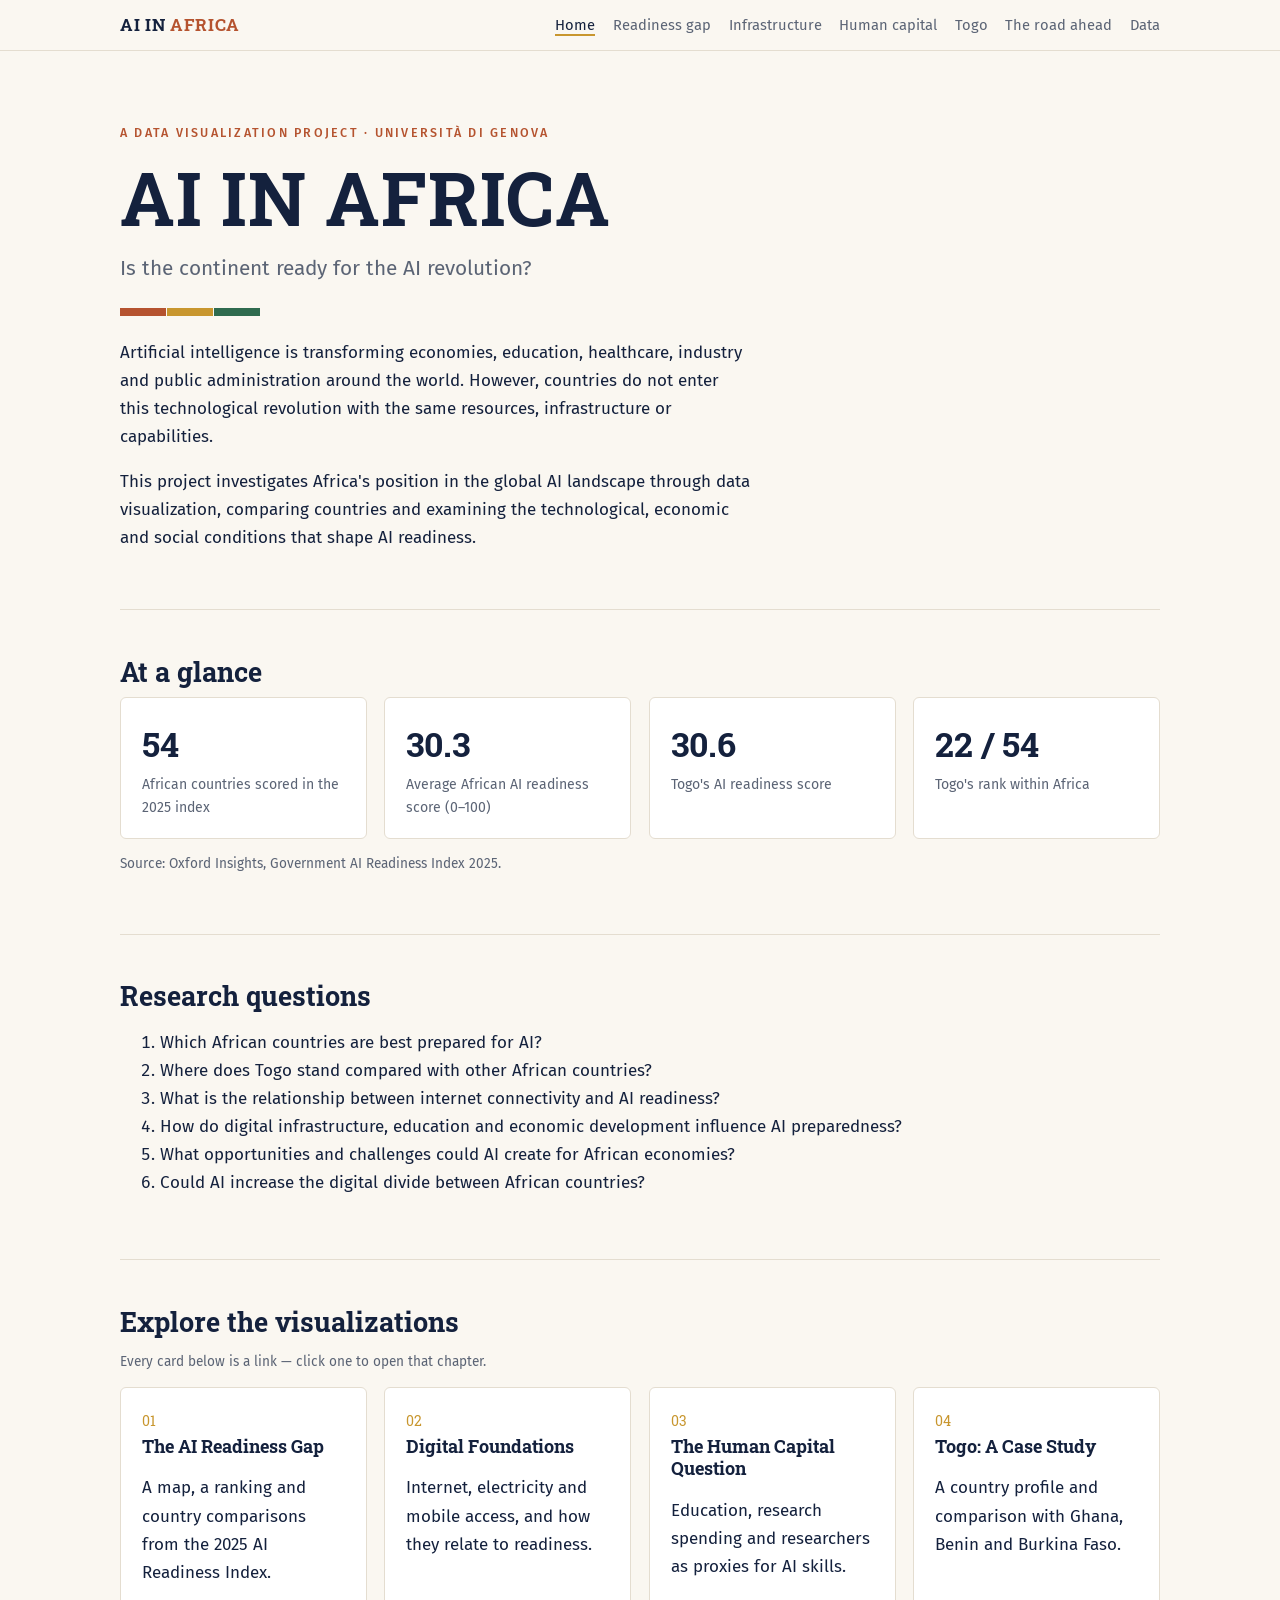
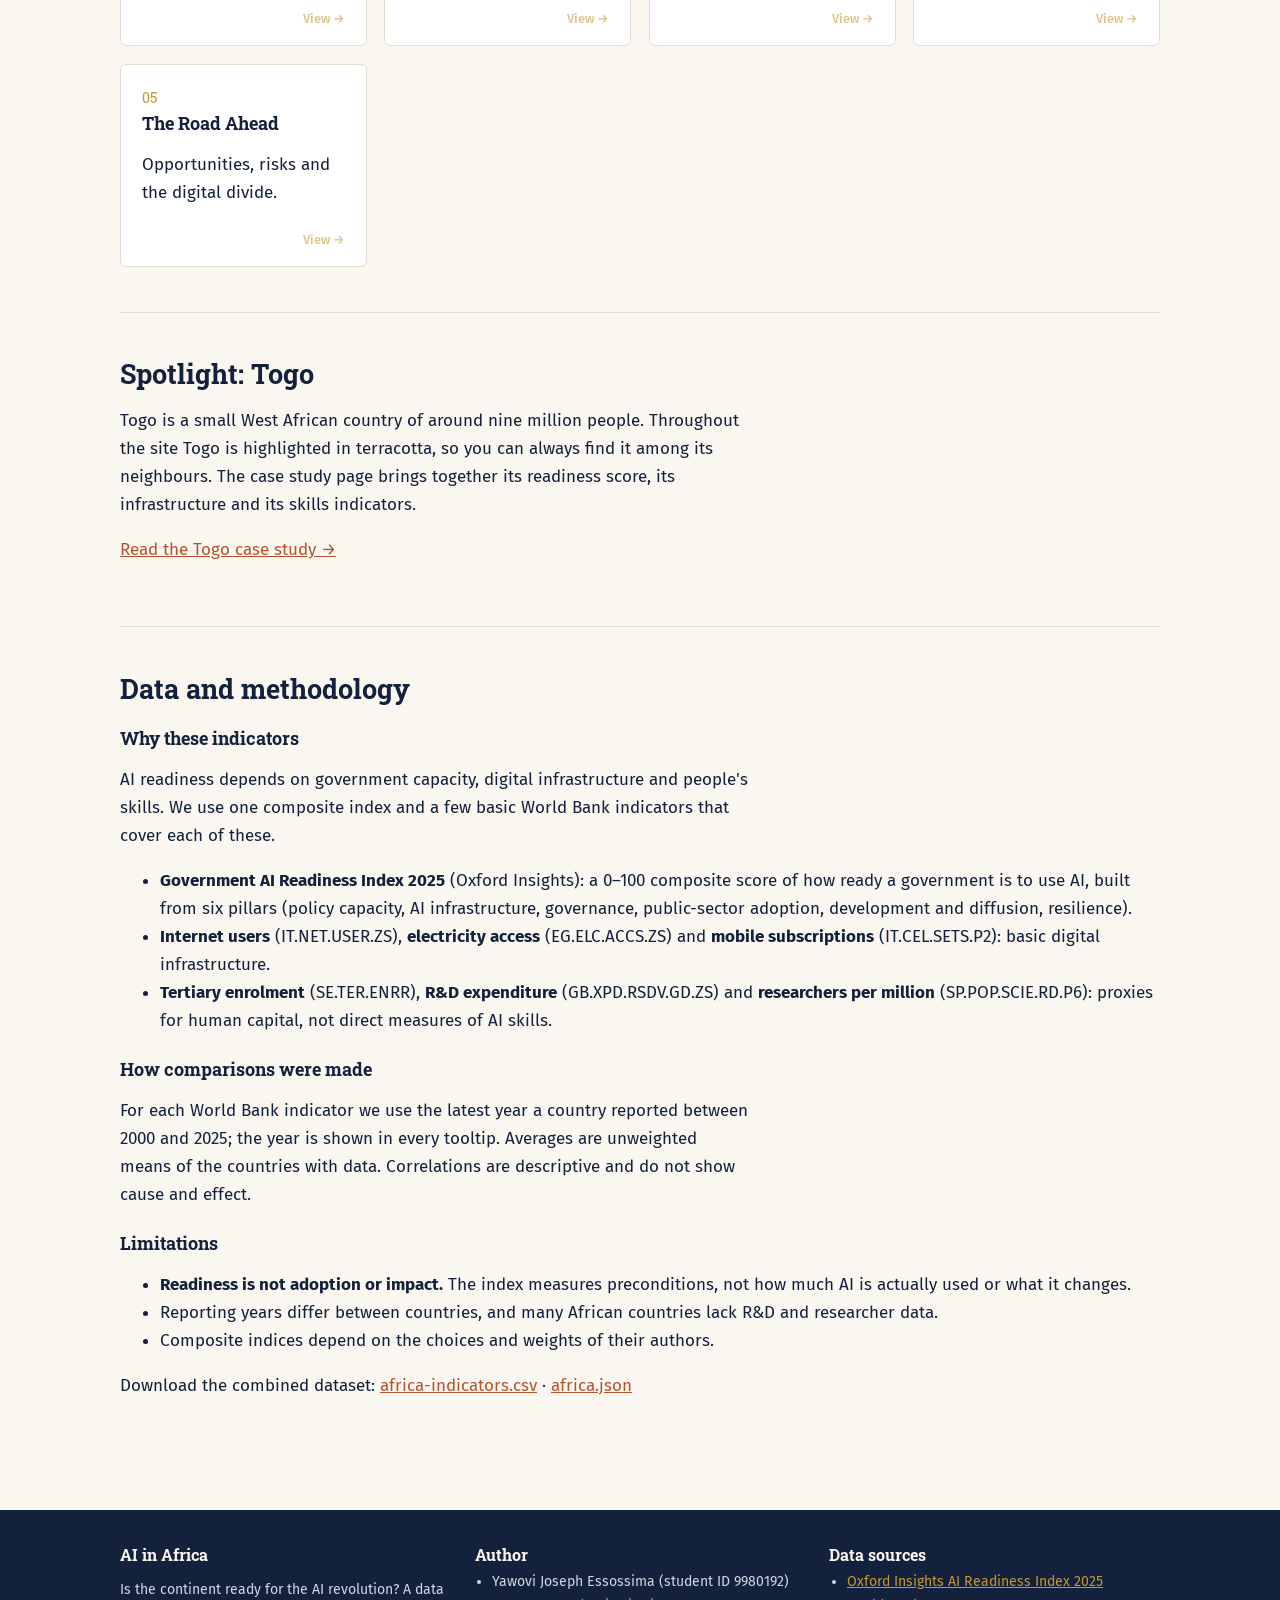
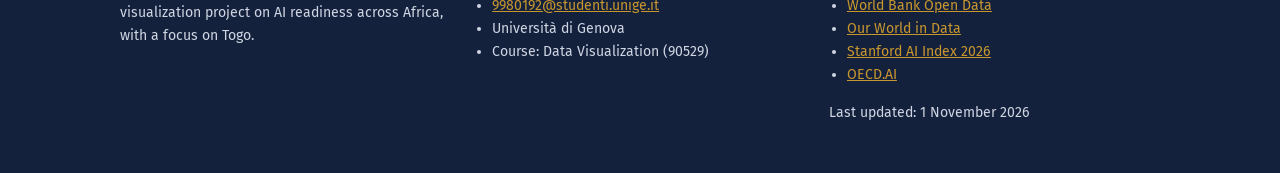
<file: index.html>
<!DOCTYPE html>
<html lang="en" data-base=".">
<head>
<meta charset="utf-8">
<meta name="viewport" content="width=device-width, initial-scale=1">
<title>Home | AI in Africa</title>
<meta name="description" content="AI readiness across Africa through real data, with a Togo case study.">
<link rel="preconnect" href="https://fonts.googleapis.com">
<link rel="preconnect" href="https://fonts.gstatic.com" crossorigin>
<link rel="stylesheet" href="https://fonts.googleapis.com/css2?family=Fira+Sans:wght@400;500;700&amp;family=Roboto+Slab:wght@500;700&amp;display=swap">
<link rel="stylesheet" href="./css/style.css">
<script src="./js/charts.js" defer></script>
<script src="./js/pages.js" defer></script>
</head>
<body data-page="home">
<header class="site-header">
<nav class="nav" aria-label="Main">
<a class="brand" href="./index.html">AI IN <span>AFRICA</span></a>
<button class="nav-toggle" type="button" aria-expanded="false">Menu</button>
<ul><li><a href="index.html" aria-current="page">Home</a></li><li><a href="pages/readiness.html">Readiness gap</a></li><li><a href="pages/infrastructure.html">Infrastructure</a></li><li><a href="pages/skills.html">Human capital</a></li><li><a href="pages/togo.html">Togo</a></li><li><a href="pages/future.html">The road ahead</a></li><li><a href="pages/data.html">Data</a></li></ul>
</nav>
</header>
<main>

<section class="hero">
<p class="eyebrow">A data visualization project · Università di Genova</p>
<h1>AI IN AFRICA</h1>
<p class="lede">Is the continent ready for the AI revolution?</p>
<svg class="stripe" viewBox="0 0 140 8" aria-hidden="true"><rect class="a" x="0" y="0" width="46" height="8"/><rect class="b" x="47" y="0" width="46" height="8"/><rect class="c" x="94" y="0" width="46" height="8"/></svg>
<p>Artificial intelligence is transforming economies, education, healthcare, industry and public administration around the world. However, countries do not enter this technological revolution with the same resources, infrastructure or capabilities.</p>
<p>This project investigates Africa's position in the global AI landscape through data visualization, comparing countries and examining the technological, economic and social conditions that shape AI readiness.</p>
</section>
<section class="section" aria-labelledby="kpis">
<h2 id="kpis">At a glance</h2>
<div class="grid">
<article class="card"><p class="kpi" id="kpi-countries">–</p><p class="kpi-label">African countries scored in the 2025 index</p></article>
<article class="card"><p class="kpi" id="kpi-avg">–</p><p class="kpi-label">Average African AI readiness score (0–100)</p></article>
<article class="card"><p class="kpi" id="kpi-togo">–</p><p class="kpi-label">Togo's AI readiness score</p></article>
<article class="card"><p class="kpi" id="kpi-togo-rank">–</p><p class="kpi-label">Togo's rank within Africa</p></article>
</div>
<p class="note">Source: Oxford Insights, Government AI Readiness Index 2025.</p>
</section>
<section class="section" aria-labelledby="rq">
<h2 id="rq">Research questions</h2>
<ol>
<li>Which African countries are best prepared for AI?</li>
<li>Where does Togo stand compared with other African countries?</li>
<li>What is the relationship between internet connectivity and AI readiness?</li>
<li>How do digital infrastructure, education and economic development influence AI preparedness?</li>
<li>What opportunities and challenges could AI create for African economies?</li>
<li>Could AI increase the digital divide between African countries?</li>
</ol>
</section>
<section class="section" aria-labelledby="pages">
<h2 id="pages">Explore the visualizations</h2>
<p class="note">Every card below is a link — click one to open that chapter.</p>
<div class="grid">
<a class="card" href="pages/readiness.html"><span class="num">01</span><h3>The AI Readiness Gap</h3><p>A map, a ranking and country comparisons from the 2025 AI Readiness Index.</p></a>
<a class="card" href="pages/infrastructure.html"><span class="num">02</span><h3>Digital Foundations</h3><p>Internet, electricity and mobile access, and how they relate to readiness.</p></a>
<a class="card" href="pages/skills.html"><span class="num">03</span><h3>The Human Capital Question</h3><p>Education, research spending and researchers as proxies for AI skills.</p></a>
<a class="card" href="pages/togo.html"><span class="num">04</span><h3>Togo: A Case Study</h3><p>A country profile and comparison with Ghana, Benin and Burkina Faso.</p></a>
<a class="card" href="pages/future.html"><span class="num">05</span><h3>The Road Ahead</h3><p>Opportunities, risks and the digital divide.</p></a>
</div>
</section>
<section class="section" aria-labelledby="togo-intro">
<h2 id="togo-intro">Spotlight: Togo</h2>
<p>Togo is a small West African country of around nine million people. Throughout the site Togo is highlighted in terracotta, so you can always find it among its neighbours. The case study page brings together its readiness score, its infrastructure and its skills indicators.</p>
<p><a href="pages/togo.html">Read the Togo case study →</a></p>
</section>
<section class="section" aria-labelledby="method">
<h2 id="method">Data and methodology</h2>
<h3>Why these indicators</h3>
<p>AI readiness depends on government capacity, digital infrastructure and people's skills. We use one composite index and a few basic World Bank indicators that cover each of these.</p>
<ul>
<li><strong>Government AI Readiness Index 2025</strong> (Oxford Insights): a 0–100 composite score of how ready a government is to use AI, built from six pillars (policy capacity, AI infrastructure, governance, public-sector adoption, development and diffusion, resilience).</li>
<li><strong>Internet users</strong> (IT.NET.USER.ZS), <strong>electricity access</strong> (EG.ELC.ACCS.ZS) and <strong>mobile subscriptions</strong> (IT.CEL.SETS.P2): basic digital infrastructure.</li>
<li><strong>Tertiary enrolment</strong> (SE.TER.ENRR), <strong>R&amp;D expenditure</strong> (GB.XPD.RSDV.GD.ZS) and <strong>researchers per million</strong> (SP.POP.SCIE.RD.P6): proxies for human capital, not direct measures of AI skills.</li>
</ul>
<h3>How comparisons were made</h3>
<p>For each World Bank indicator we use the latest year a country reported between 2000 and 2025; the year is shown in every tooltip. Averages are unweighted means of the countries with data. Correlations are descriptive and do not show cause and effect.</p>
<h3>Limitations</h3>
<ul>
<li><strong>Readiness is not adoption or impact.</strong> The index measures preconditions, not how much AI is actually used or what it changes.</li>
<li>Reporting years differ between countries, and many African countries lack R&amp;D and researcher data.</li>
<li>Composite indices depend on the choices and weights of their authors.</li>
</ul>
<p>Download the combined dataset: <a href="data/africa-indicators.csv" download>africa-indicators.csv</a> · <a href="data/africa.json" download>africa.json</a></p>
</section>
</main>
<footer class="site-footer">
<div class="inner">
<section><h3>AI in Africa</h3><p>Is the continent ready for the AI revolution? A data visualization project on AI readiness across Africa, with a focus on Togo.</p></section>
<section><h3>Author</h3><ul><li>Yawovi Joseph Essossima (student ID 9980192)</li><li><a href="mailto:9980192@studenti.unige.it">9980192@studenti.unige.it</a></li><li>Università di Genova</li><li>Course: Data Visualization (90529)</li></ul></section>
<section><h3>Data sources</h3><ul><li><a href="https://oxfordinsights.com/ai-readiness/government-ai-readiness-index-2025/">Oxford Insights AI Readiness Index 2025</a></li><li><a href="https://data.worldbank.org/">World Bank Open Data</a></li><li><a href="https://ourworldindata.org/artificial-intelligence">Our World in Data</a></li><li><a href="https://hai.stanford.edu/ai-index/2026-ai-index-report">Stanford AI Index 2026</a></li><li><a href="https://oecd.ai/en/">OECD.AI</a></li></ul><p>Last updated: 1 November 2026</p></section>
</div>
</footer>
</body>
</html>
</file>
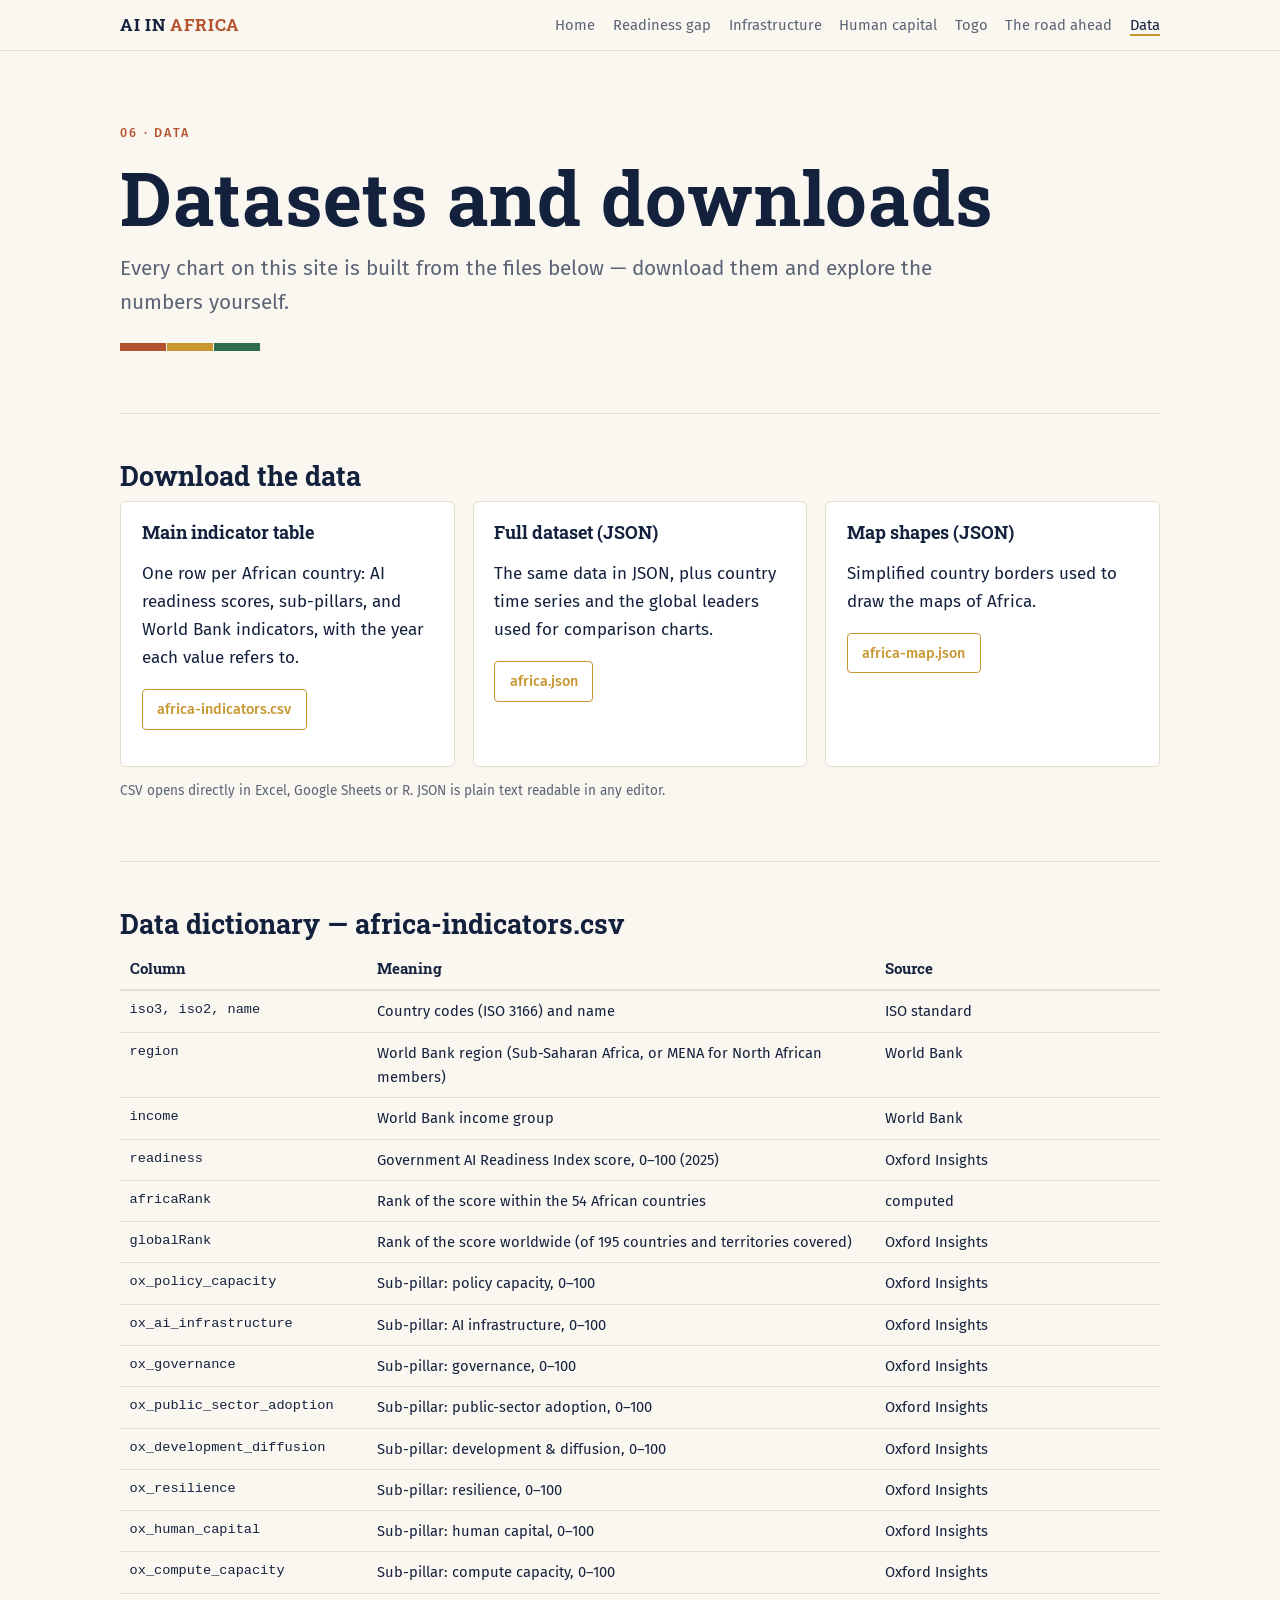
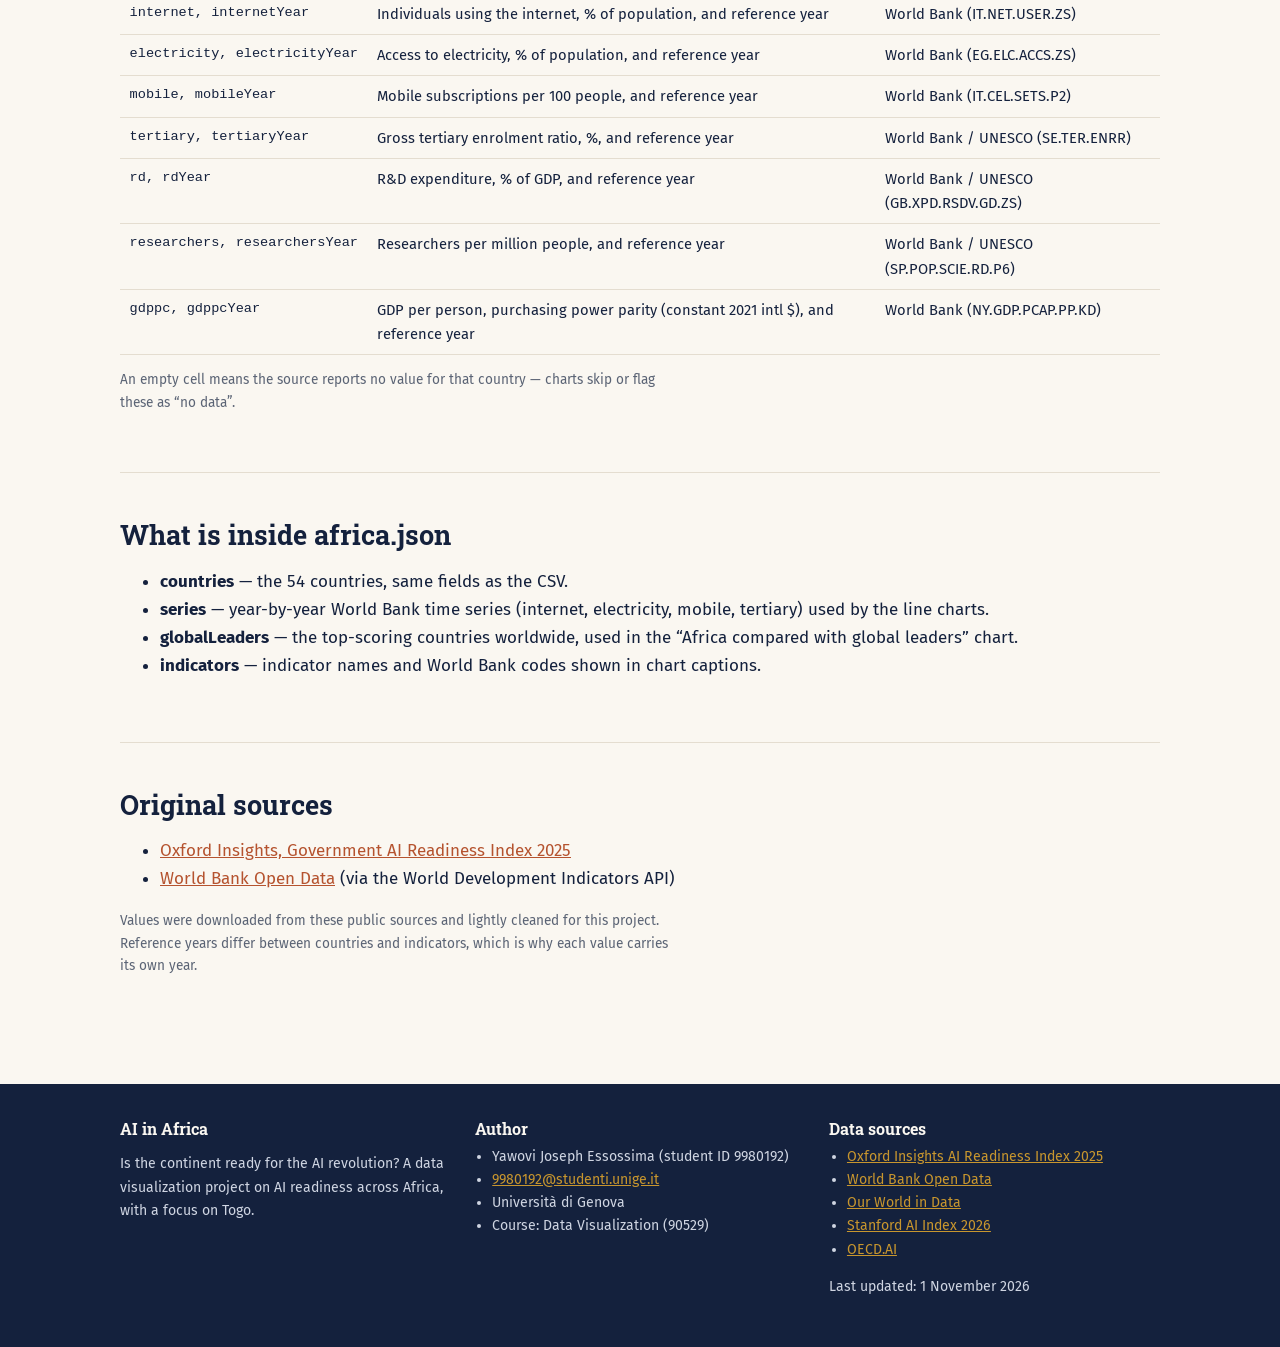
<file: pages/data.html>
<!DOCTYPE html>
<html lang="en" data-base="..">
<head>
<meta charset="utf-8">
<meta name="viewport" content="width=device-width, initial-scale=1">
<title>Datasets | AI in Africa</title>
<meta name="description" content="Downloadable datasets and data dictionary behind the AI in Africa visualizations.">
<link rel="preconnect" href="https://fonts.googleapis.com">
<link rel="preconnect" href="https://fonts.gstatic.com" crossorigin>
<link rel="stylesheet" href="https://fonts.googleapis.com/css2?family=Fira+Sans:wght@400;500;700&amp;family=Roboto+Slab:wght@500;700&amp;display=swap">
<link rel="stylesheet" href="../css/style.css">
<script src="../js/charts.js" defer></script>
<script src="../js/pages.js" defer></script>
</head>
<body data-page="data">
<header class="site-header">
<nav class="nav" aria-label="Main">
<a class="brand" href="../index.html">AI IN <span>AFRICA</span></a>
<button class="nav-toggle" type="button" aria-expanded="false">Menu</button>
<ul><li><a href="../index.html">Home</a></li><li><a href="readiness.html">Readiness gap</a></li><li><a href="infrastructure.html">Infrastructure</a></li><li><a href="skills.html">Human capital</a></li><li><a href="togo.html">Togo</a></li><li><a href="future.html">The road ahead</a></li><li><a href="data.html" aria-current="page">Data</a></li></ul>
</nav>
</header>
<main>

<section class="hero"><p class="eyebrow">06 · Data</p><h1>Datasets and downloads</h1><p class="lede">Every chart on this site is built from the files below — download them and explore the numbers yourself.</p><svg class="stripe" viewBox="0 0 140 8" aria-hidden="true"><rect class="a" x="0" y="0" width="46" height="8"/><rect class="b" x="47" y="0" width="46" height="8"/><rect class="c" x="94" y="0" width="46" height="8"/></svg></section>

<section class="section" aria-labelledby="files-h">
<h2 id="files-h">Download the data</h2>
<div class="grid">
<article class="card"><h3>Main indicator table</h3><p>One row per African country: AI readiness scores, sub-pillars, and World Bank indicators, with the year each value refers to.</p><p><a class="btn" href="../data/africa-indicators.csv" download>africa-indicators.csv</a></p></article>
<article class="card"><h3>Full dataset (JSON)</h3><p>The same data in JSON, plus country time series and the global leaders used for comparison charts.</p><p><a class="btn" href="../data/africa.json" download>africa.json</a></p></article>
<article class="card"><h3>Map shapes (JSON)</h3><p>Simplified country borders used to draw the maps of Africa.</p><p><a class="btn" href="../data/africa-map.json" download>africa-map.json</a></p></article>
</div>
<p class="note">CSV opens directly in Excel, Google Sheets or R. JSON is plain text readable in any editor.</p>
</section>

<section class="section" aria-labelledby="dict-h">
<h2 id="dict-h">Data dictionary — africa-indicators.csv</h2>
<table class="data-table">
<thead><tr><th>Column</th><th>Meaning</th><th>Source</th></tr></thead>
<tbody>
<tr><td>iso3, iso2, name</td><td>Country codes (ISO 3166) and name</td><td>ISO standard</td></tr>
<tr><td>region</td><td>World Bank region (Sub-Saharan Africa, or MENA for North African members)</td><td>World Bank</td></tr>
<tr><td>income</td><td>World Bank income group</td><td>World Bank</td></tr>
<tr><td>readiness</td><td>Government AI Readiness Index score, 0–100 (2025)</td><td>Oxford Insights</td></tr>
<tr><td>africaRank</td><td>Rank of the score within the 54 African countries</td><td>computed</td></tr>
<tr><td>globalRank</td><td>Rank of the score worldwide (of 195 countries and territories covered)</td><td>Oxford Insights</td></tr>
<tr><td>ox_policy_capacity</td><td>Sub-pillar: policy capacity, 0–100</td><td>Oxford Insights</td></tr>
<tr><td>ox_ai_infrastructure</td><td>Sub-pillar: AI infrastructure, 0–100</td><td>Oxford Insights</td></tr>
<tr><td>ox_governance</td><td>Sub-pillar: governance, 0–100</td><td>Oxford Insights</td></tr>
<tr><td>ox_public_sector_adoption</td><td>Sub-pillar: public-sector adoption, 0–100</td><td>Oxford Insights</td></tr>
<tr><td>ox_development_diffusion</td><td>Sub-pillar: development &amp; diffusion, 0–100</td><td>Oxford Insights</td></tr>
<tr><td>ox_resilience</td><td>Sub-pillar: resilience, 0–100</td><td>Oxford Insights</td></tr>
<tr><td>ox_human_capital</td><td>Sub-pillar: human capital, 0–100</td><td>Oxford Insights</td></tr>
<tr><td>ox_compute_capacity</td><td>Sub-pillar: compute capacity, 0–100</td><td>Oxford Insights</td></tr>
<tr><td>internet, internetYear</td><td>Individuals using the internet, % of population, and reference year</td><td>World Bank (IT.NET.USER.ZS)</td></tr>
<tr><td>electricity, electricityYear</td><td>Access to electricity, % of population, and reference year</td><td>World Bank (EG.ELC.ACCS.ZS)</td></tr>
<tr><td>mobile, mobileYear</td><td>Mobile subscriptions per 100 people, and reference year</td><td>World Bank (IT.CEL.SETS.P2)</td></tr>
<tr><td>tertiary, tertiaryYear</td><td>Gross tertiary enrolment ratio, %, and reference year</td><td>World Bank / UNESCO (SE.TER.ENRR)</td></tr>
<tr><td>rd, rdYear</td><td>R&amp;D expenditure, % of GDP, and reference year</td><td>World Bank / UNESCO (GB.XPD.RSDV.GD.ZS)</td></tr>
<tr><td>researchers, researchersYear</td><td>Researchers per million people, and reference year</td><td>World Bank / UNESCO (SP.POP.SCIE.RD.P6)</td></tr>
<tr><td>gdppc, gdppcYear</td><td>GDP per person, purchasing power parity (constant 2021 intl $), and reference year</td><td>World Bank (NY.GDP.PCAP.PP.KD)</td></tr>
</tbody>
</table>
<p class="note">An empty cell means the source reports no value for that country — charts skip or flag these as “no data”.</p>
</section>

<section class="section" aria-labelledby="json-h">
<h2 id="json-h">What is inside africa.json</h2>
<ul>
<li><strong>countries</strong> — the 54 countries, same fields as the CSV.</li>
<li><strong>series</strong> — year-by-year World Bank time series (internet, electricity, mobile, tertiary) used by the line charts.</li>
<li><strong>globalLeaders</strong> — the top-scoring countries worldwide, used in the “Africa compared with global leaders” chart.</li>
<li><strong>indicators</strong> — indicator names and World Bank codes shown in chart captions.</li>
</ul>
</section>

<section class="section" aria-labelledby="src-h">
<h2 id="src-h">Original sources</h2>
<ul>
<li><a href="https://oxfordinsights.com/ai-readiness/government-ai-readiness-index-2025/">Oxford Insights, Government AI Readiness Index 2025</a></li>
<li><a href="https://data.worldbank.org/">World Bank Open Data</a> (via the World Development Indicators API)</li>
</ul>
<p class="note">Values were downloaded from these public sources and lightly cleaned for this project. Reference years differ between countries and indicators, which is why each value carries its own year.</p>
</section>

</main>
<footer class="site-footer">
<div class="inner">
<section><h3>AI in Africa</h3><p>Is the continent ready for the AI revolution? A data visualization project on AI readiness across Africa, with a focus on Togo.</p></section>
<section><h3>Author</h3><ul><li>Yawovi Joseph Essossima (student ID 9980192)</li><li><a href="mailto:9980192@studenti.unige.it">9980192@studenti.unige.it</a></li><li>Università di Genova</li><li>Course: Data Visualization (90529)</li></ul></section>
<section><h3>Data sources</h3><ul><li><a href="https://oxfordinsights.com/ai-readiness/government-ai-readiness-index-2025/">Oxford Insights AI Readiness Index 2025</a></li><li><a href="https://data.worldbank.org/">World Bank Open Data</a></li><li><a href="https://ourworldindata.org/artificial-intelligence">Our World in Data</a></li><li><a href="https://hai.stanford.edu/ai-index/2026-ai-index-report">Stanford AI Index 2026</a></li><li><a href="https://oecd.ai/en/">OECD.AI</a></li></ul><p>Last updated: 1 November 2026</p></section>
</div>
</footer>
</body>
</html>
</file>
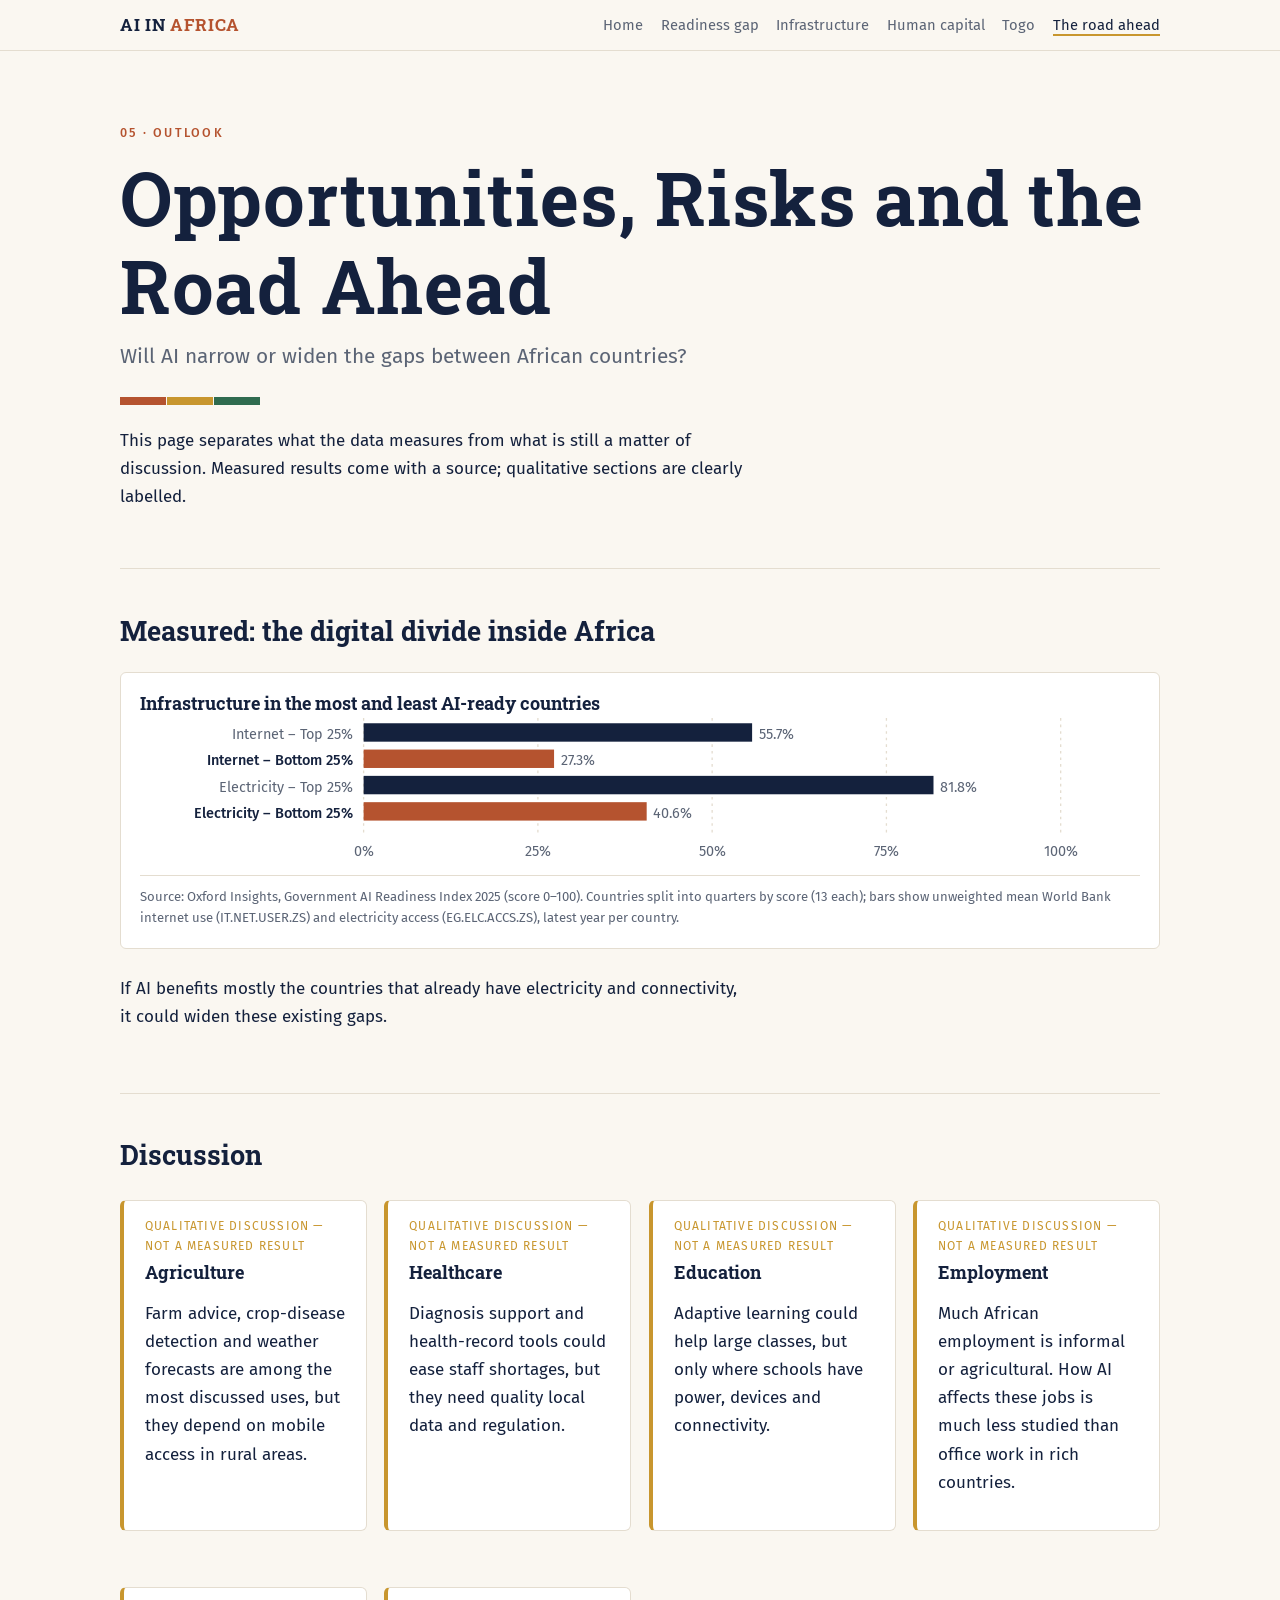
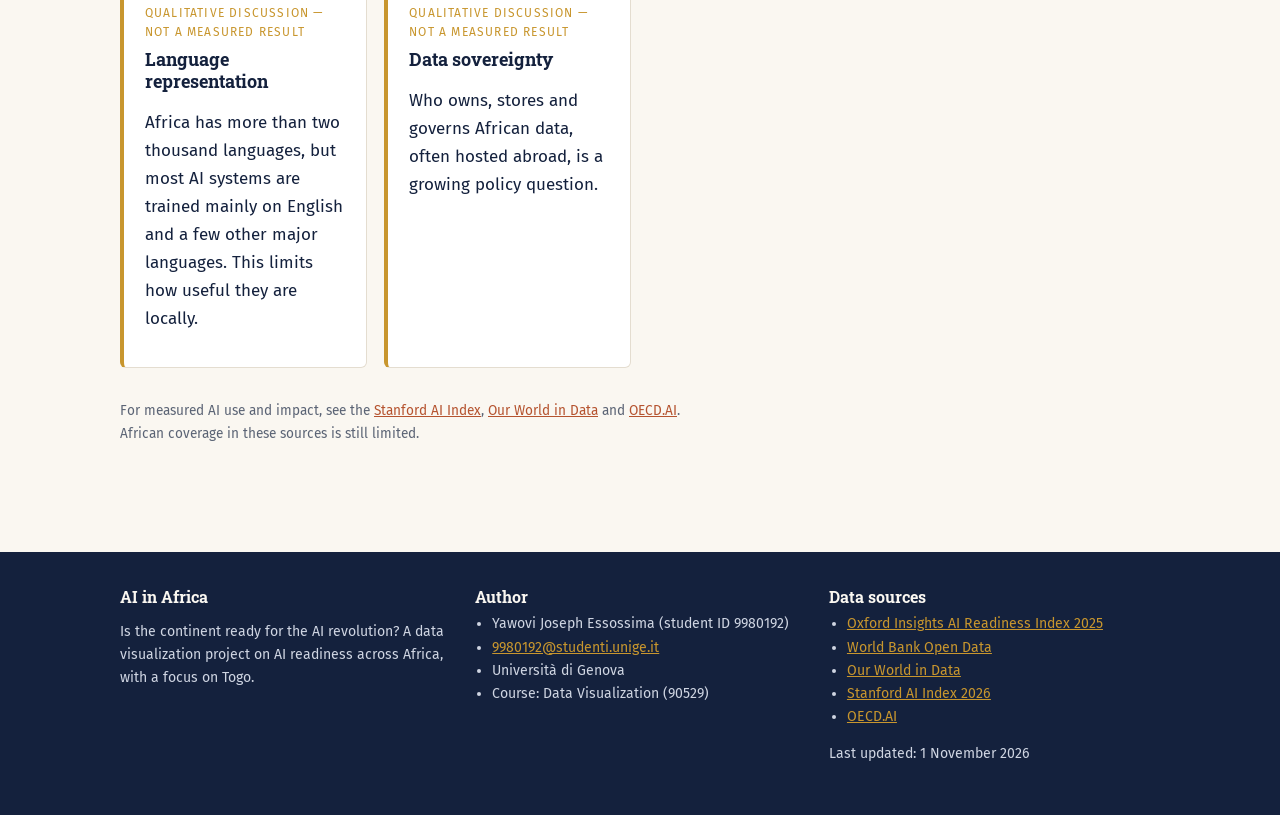
<file: pages/future.html>
<!DOCTYPE html>
<html lang="en" data-base="..">
<head>
<meta charset="utf-8">
<meta name="viewport" content="width=device-width, initial-scale=1">
<title>The Road Ahead | AI in Africa</title>
<meta name="description" content="Opportunities, risks and the digital divide for AI in Africa.">
<link rel="preconnect" href="https://fonts.googleapis.com">
<link rel="preconnect" href="https://fonts.gstatic.com" crossorigin>
<link rel="stylesheet" href="https://fonts.googleapis.com/css2?family=Fira+Sans:wght@400;500;700&amp;family=Roboto+Slab:wght@500;700&amp;display=swap">
<link rel="stylesheet" href="../css/style.css">
<script src="../js/charts.js" defer></script>
<script src="../js/pages.js" defer></script>
</head>
<body data-page="future">
<header class="site-header">
<nav class="nav" aria-label="Main">
<a class="brand" href="../index.html">AI IN <span>AFRICA</span></a>
<button class="nav-toggle" type="button" aria-expanded="false">Menu</button>
<ul><li><a href="../index.html">Home</a></li><li><a href="readiness.html">Readiness gap</a></li><li><a href="infrastructure.html">Infrastructure</a></li><li><a href="skills.html">Human capital</a></li><li><a href="togo.html">Togo</a></li><li><a href="future.html" aria-current="page">The road ahead</a></li></ul>
</nav>
</header>
<main>

<section class="hero"><p class="eyebrow">05 · Outlook</p><h1>Opportunities, Risks and the Road Ahead</h1><p class="lede">Will AI narrow or widen the gaps between African countries?</p><svg class="stripe" viewBox="0 0 140 8" aria-hidden="true"><rect class="a" x="0" y="0" width="46" height="8"/><rect class="b" x="47" y="0" width="46" height="8"/><rect class="c" x="94" y="0" width="46" height="8"/></svg>
<p>This page separates what the data measures from what is still a matter of discussion. Measured results come with a source; qualitative sections are clearly labelled.</p></section>
<section class="section"><h2>Measured: the digital divide inside Africa</h2>
<figure class="viz"><h3>Infrastructure in the most and least AI-ready countries</h3><div class="chart" id="divide"></div><figcaption id="divide-cap"></figcaption></figure>
<p>If AI benefits mostly the countries that already have electricity and connectivity, it could widen these existing gaps.</p></section>
<section class="section"><h2>Discussion</h2>
<div class="grid">
<article class="card callout qual"><h3>Agriculture</h3><p>Farm advice, crop-disease detection and weather forecasts are among the most discussed uses, but they depend on mobile access in rural areas.</p></article>
<article class="card callout qual"><h3>Healthcare</h3><p>Diagnosis support and health-record tools could ease staff shortages, but they need quality local data and regulation.</p></article>
<article class="card callout qual"><h3>Education</h3><p>Adaptive learning could help large classes, but only where schools have power, devices and connectivity.</p></article>
<article class="card callout qual"><h3>Employment</h3><p>Much African employment is informal or agricultural. How AI affects these jobs is much less studied than office work in rich countries.</p></article>
<article class="card callout qual"><h3>Language representation</h3><p>Africa has more than two thousand languages, but most AI systems are trained mainly on English and a few other major languages. This limits how useful they are locally.</p></article>
<article class="card callout qual"><h3>Data sovereignty</h3><p>Who owns, stores and governs African data, often hosted abroad, is a growing policy question.</p></article>
</div>
<p class="note">For measured AI use and impact, see the <a href="https://hai.stanford.edu/ai-index/2026-ai-index-report">Stanford AI Index</a>, <a href="https://ourworldindata.org/artificial-intelligence">Our World in Data</a> and <a href="https://oecd.ai/en/">OECD.AI</a>. African coverage in these sources is still limited.</p>
</section>
</main>
<footer class="site-footer">
<div class="inner">
<section><h3>AI in Africa</h3><p>Is the continent ready for the AI revolution? A data visualization project on AI readiness across Africa, with a focus on Togo.</p></section>
<section><h3>Author</h3><ul><li>Yawovi Joseph Essossima (student ID 9980192)</li><li><a href="mailto:9980192@studenti.unige.it">9980192@studenti.unige.it</a></li><li>Università di Genova</li><li>Course: Data Visualization (90529)</li></ul></section>
<section><h3>Data sources</h3><ul><li><a href="https://oxfordinsights.com/ai-readiness/government-ai-readiness-index-2025/">Oxford Insights AI Readiness Index 2025</a></li><li><a href="https://data.worldbank.org/">World Bank Open Data</a></li><li><a href="https://ourworldindata.org/artificial-intelligence">Our World in Data</a></li><li><a href="https://hai.stanford.edu/ai-index/2026-ai-index-report">Stanford AI Index 2026</a></li><li><a href="https://oecd.ai/en/">OECD.AI</a></li></ul><p>Last updated: 1 November 2026</p></section>
</div>
</footer>
</body>
</html>
</file>
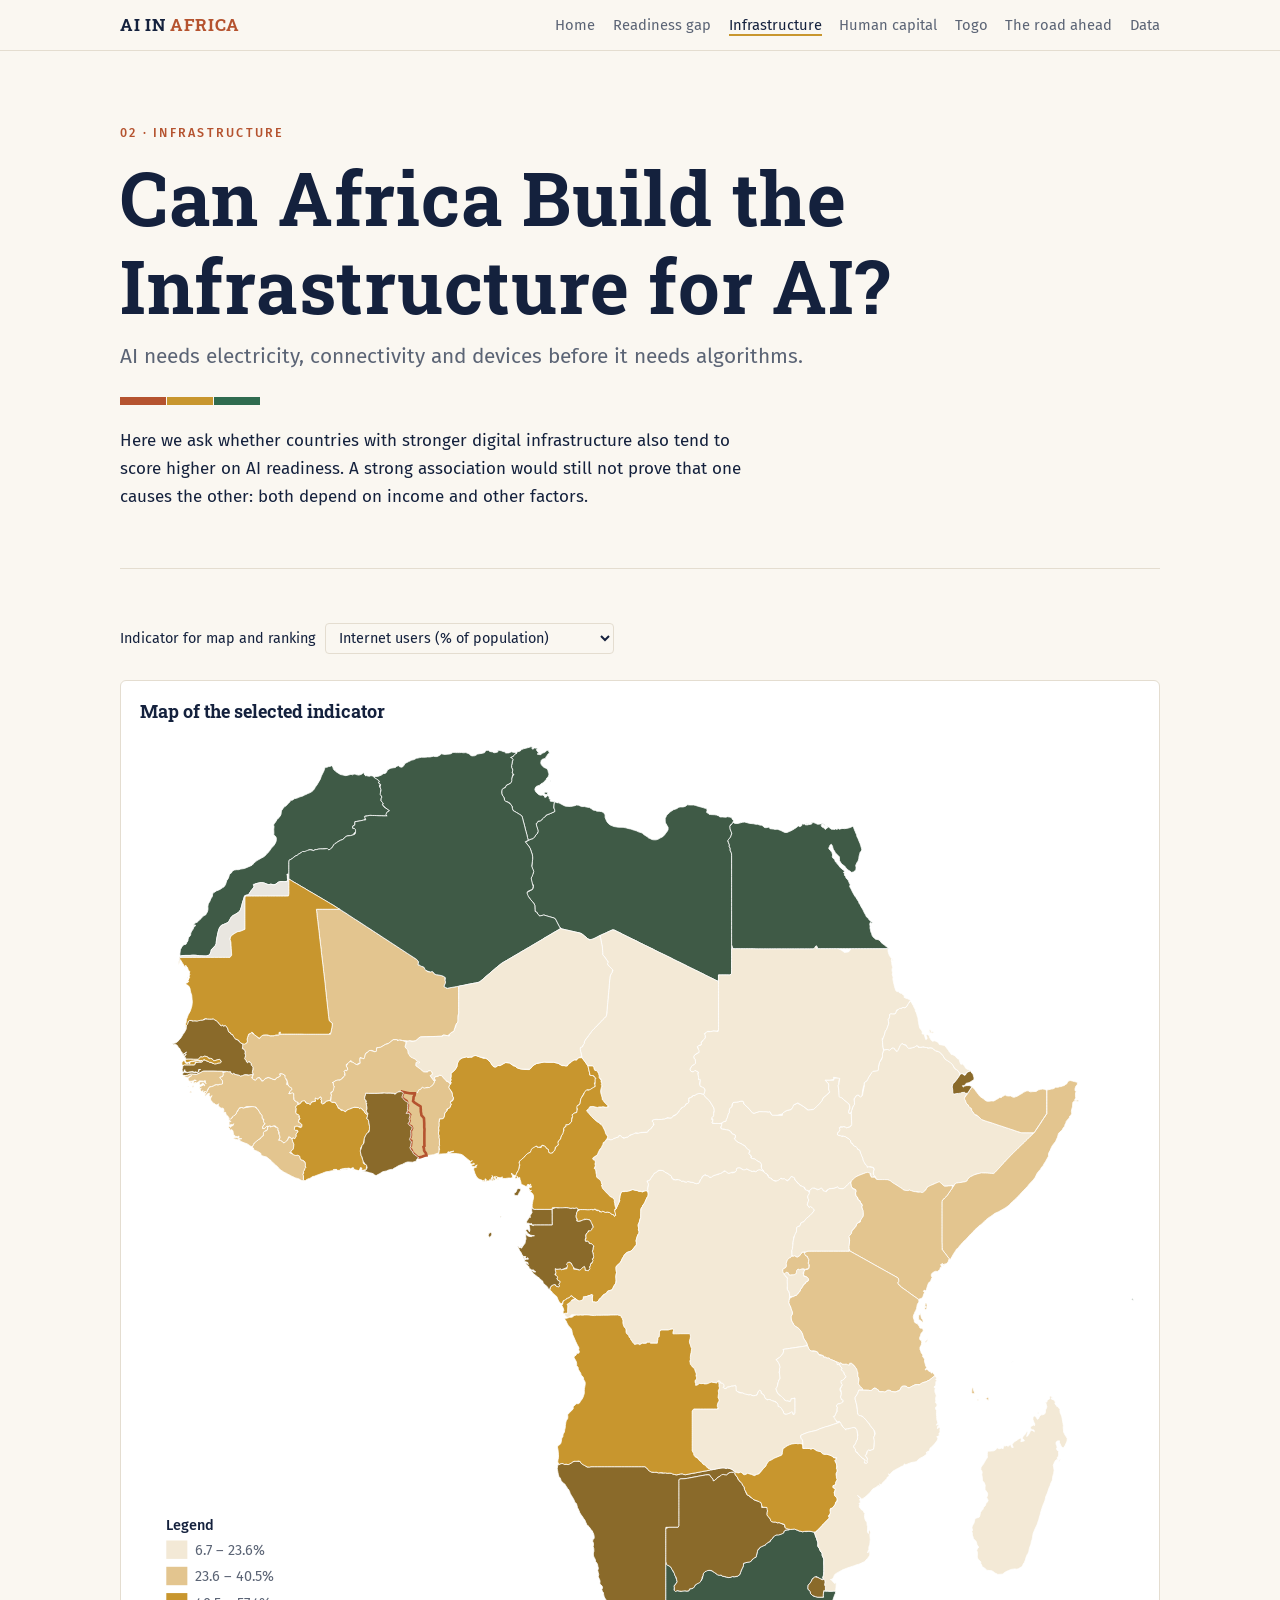
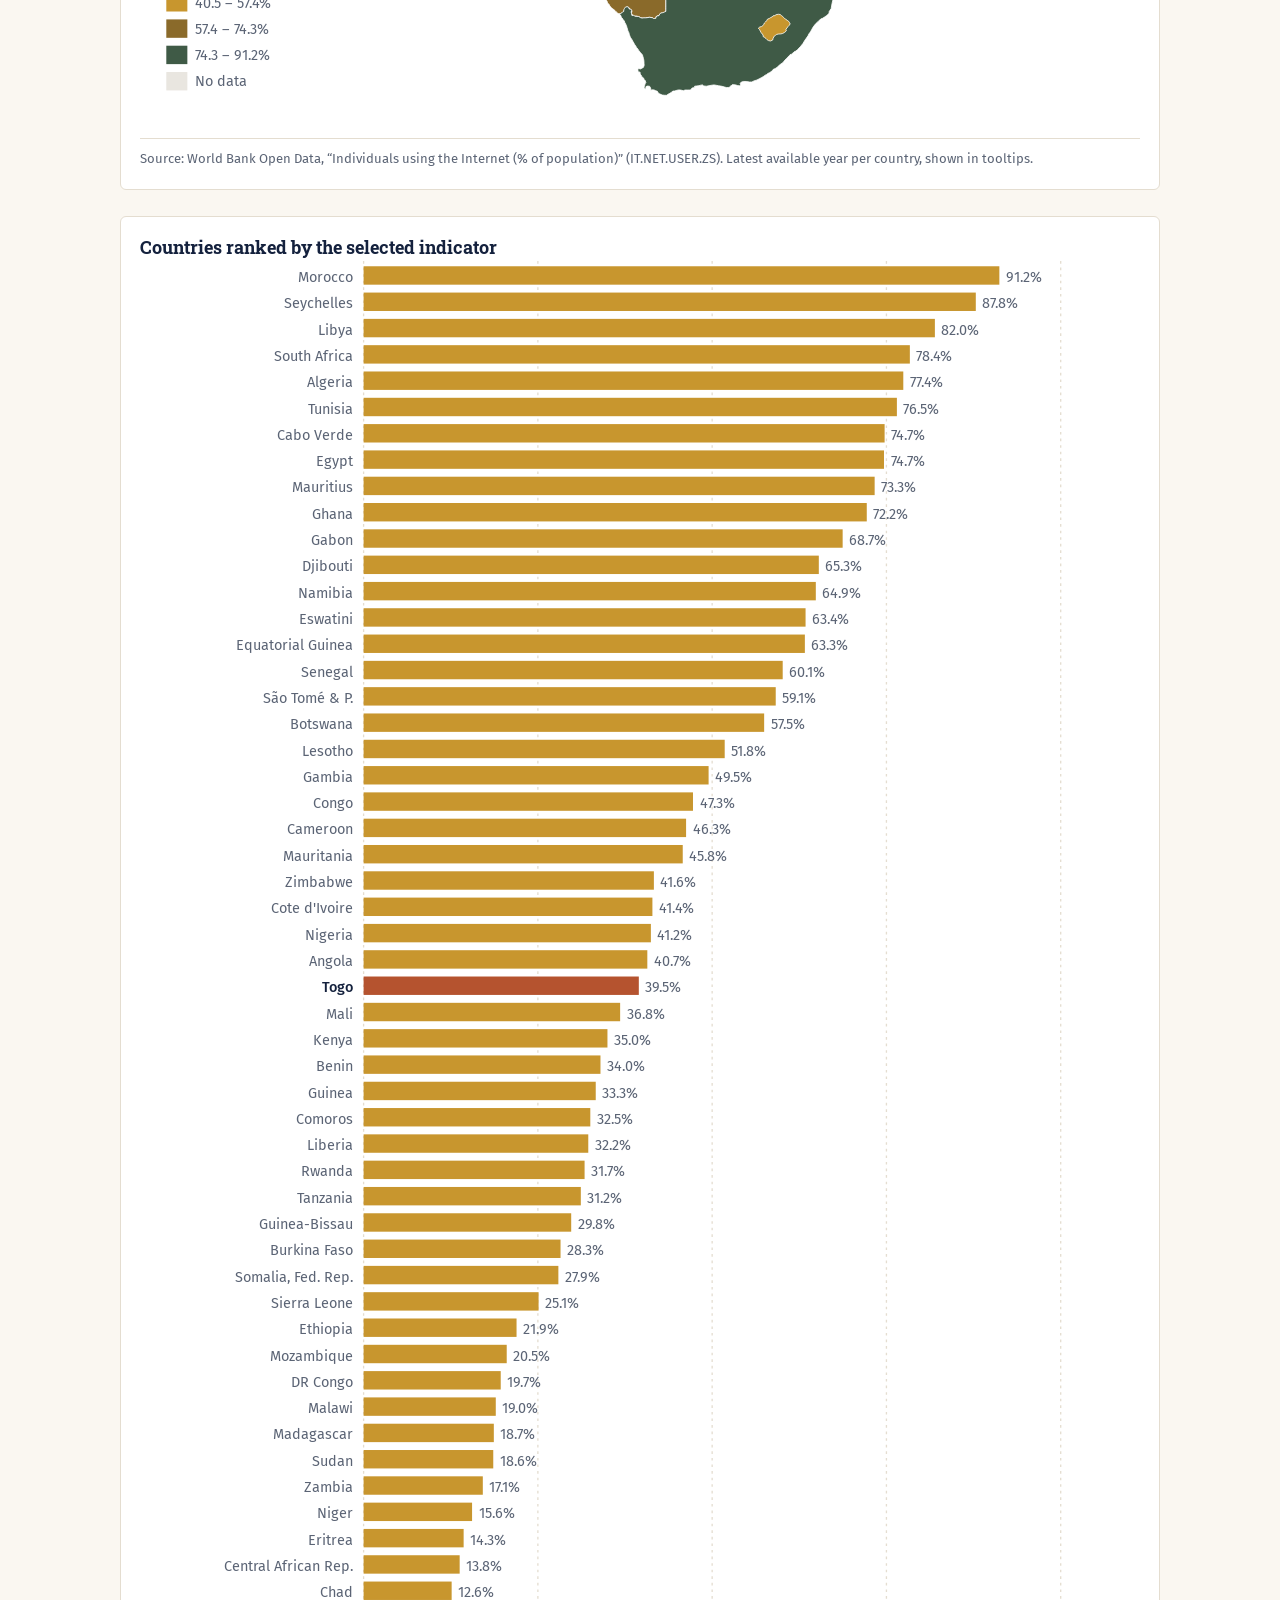
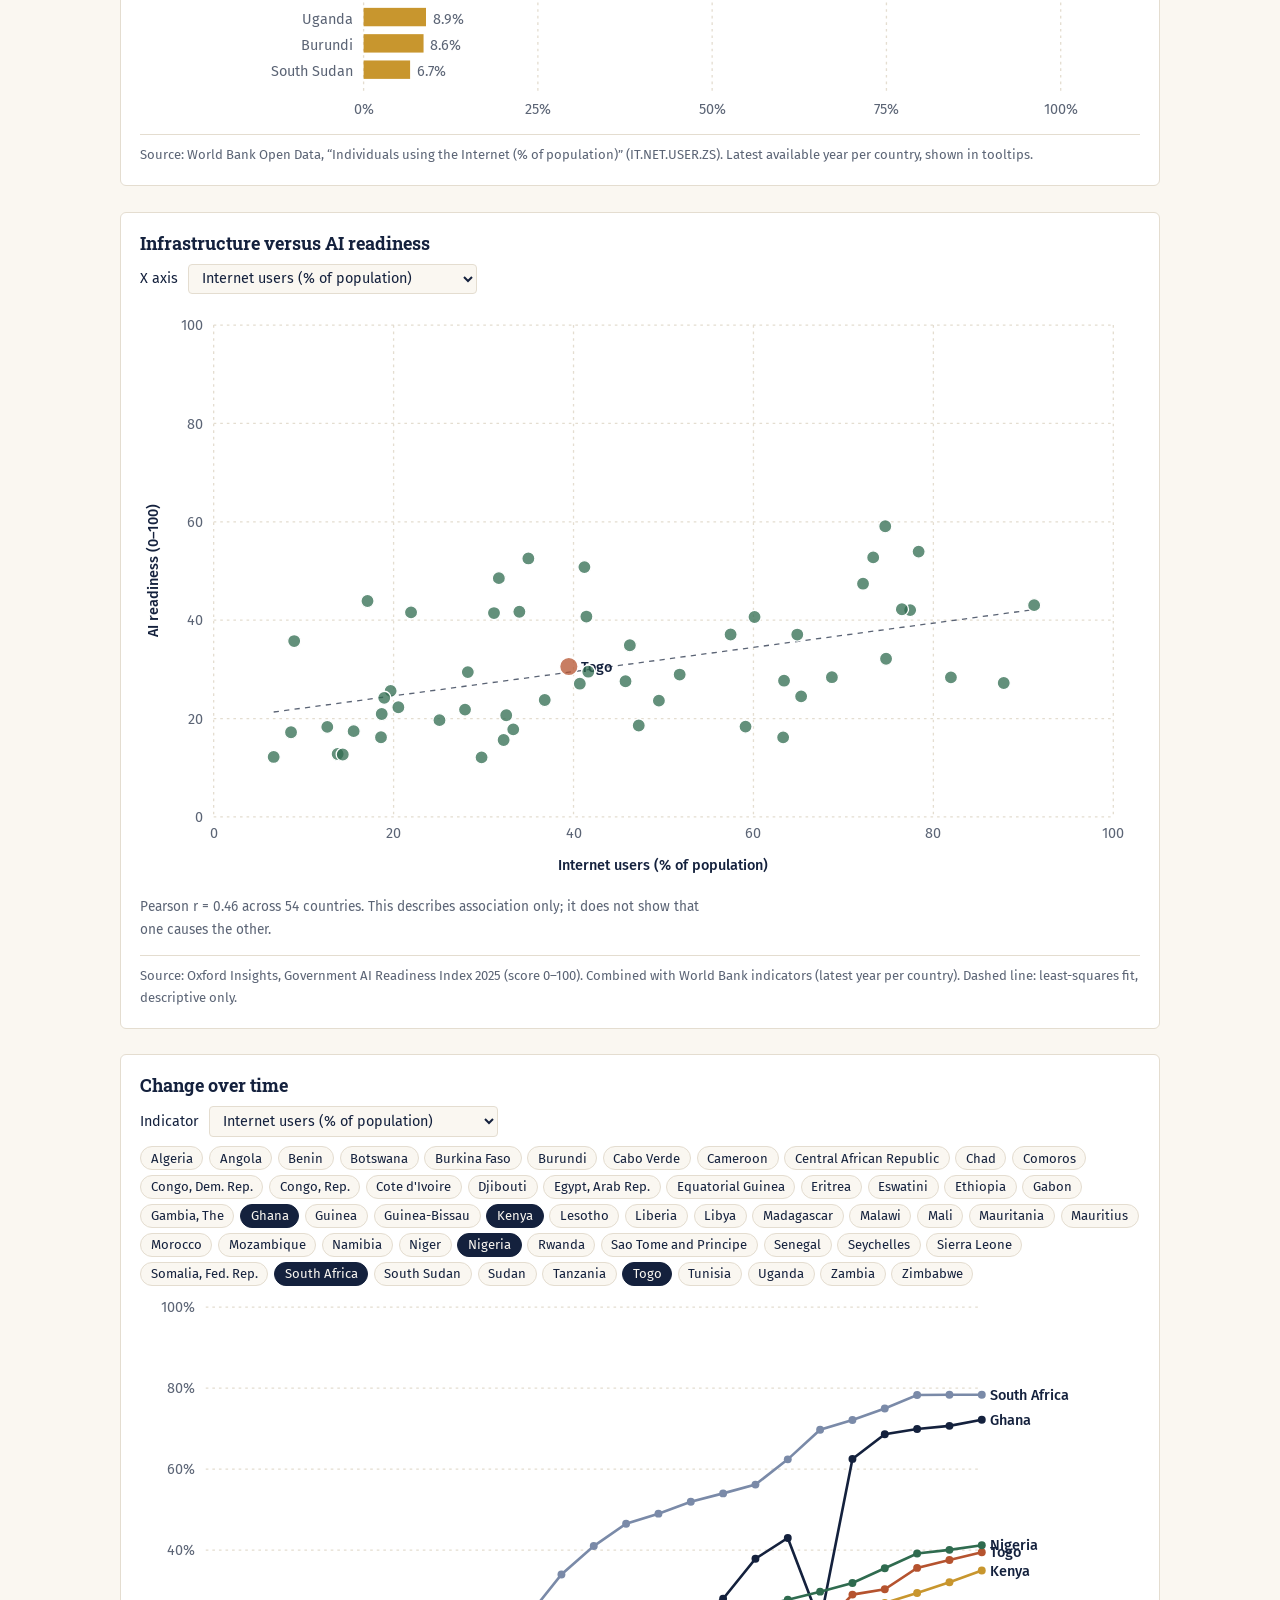
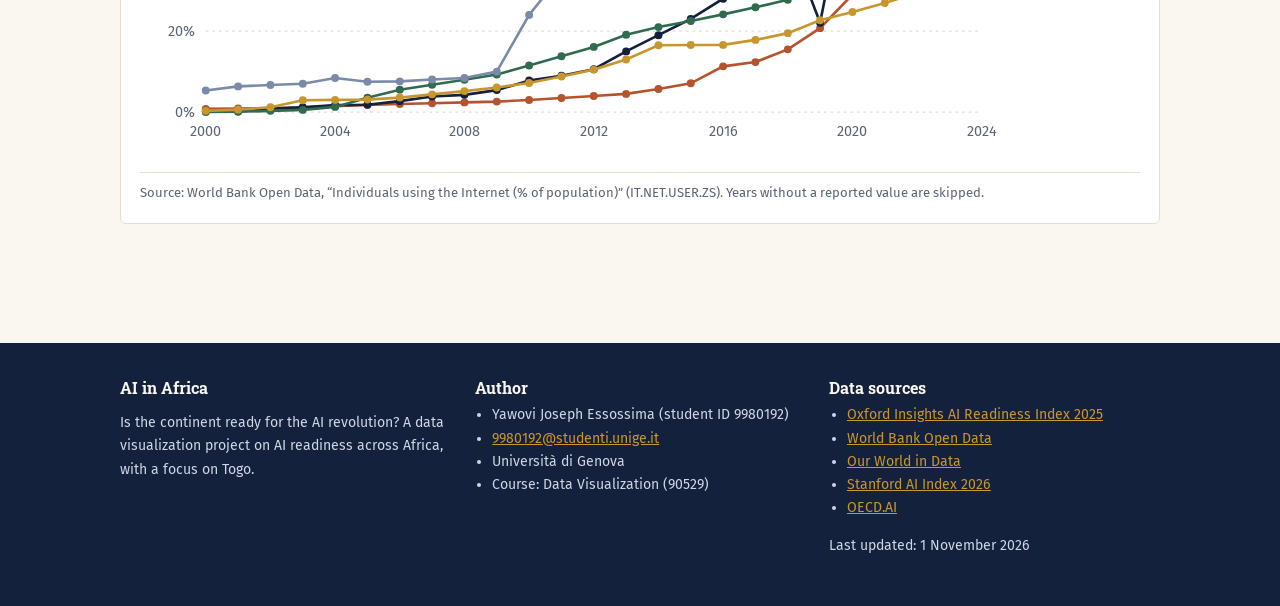
<file: pages/infrastructure.html>
<!DOCTYPE html>
<html lang="en" data-base="..">
<head>
<meta charset="utf-8">
<meta name="viewport" content="width=device-width, initial-scale=1">
<title>Digital Foundations of AI | AI in Africa</title>
<meta name="description" content="Internet, electricity and mobile access across Africa compared with AI readiness.">
<link rel="preconnect" href="https://fonts.googleapis.com">
<link rel="preconnect" href="https://fonts.gstatic.com" crossorigin>
<link rel="stylesheet" href="https://fonts.googleapis.com/css2?family=Fira+Sans:wght@400;500;700&amp;family=Roboto+Slab:wght@500;700&amp;display=swap">
<link rel="stylesheet" href="../css/style.css">
<script src="../js/charts.js" defer></script>
<script src="../js/pages.js" defer></script>
</head>
<body data-page="infrastructure">
<header class="site-header">
<nav class="nav" aria-label="Main">
<a class="brand" href="../index.html">AI IN <span>AFRICA</span></a>
<button class="nav-toggle" type="button" aria-expanded="false">Menu</button>
<ul><li><a href="../index.html">Home</a></li><li><a href="readiness.html">Readiness gap</a></li><li><a href="infrastructure.html" aria-current="page">Infrastructure</a></li><li><a href="skills.html">Human capital</a></li><li><a href="togo.html">Togo</a></li><li><a href="future.html">The road ahead</a></li><li><a href="data.html">Data</a></li></ul>
</nav>
</header>
<main>

<section class="hero"><p class="eyebrow">02 · Infrastructure</p><h1>Can Africa Build the Infrastructure for AI?</h1><p class="lede">AI needs electricity, connectivity and devices before it needs algorithms.</p><svg class="stripe" viewBox="0 0 140 8" aria-hidden="true"><rect class="a" x="0" y="0" width="46" height="8"/><rect class="b" x="47" y="0" width="46" height="8"/><rect class="c" x="94" y="0" width="46" height="8"/></svg>
<p>Here we ask whether countries with stronger digital infrastructure also tend to score higher on AI readiness. A strong association would still not prove that one causes the other: both depend on income and other factors.</p></section>
<section class="section">
<div class="controls"><label for="infra-ind">Indicator for map and ranking</label><select id="infra-ind"><option value="internet">Internet users (% of population)</option><option value="electricity">Access to electricity (% of population)</option><option value="mobile">Mobile subscriptions per 100 people</option></select></div>
<figure class="viz"><h3>Map of the selected indicator</h3><div class="chart" id="infra-map"></div><figcaption id="infra-map-cap"></figcaption></figure>
<figure class="viz"><h3>Countries ranked by the selected indicator</h3><div class="chart" id="infra-bar"></div><figcaption id="infra-bar-cap"></figcaption></figure>
<figure class="viz"><h3>Infrastructure versus AI readiness</h3><div class="controls"><label for="sc-x">X axis</label><select id="sc-x"><option value="internet">Internet users (% of population)</option><option value="electricity">Access to electricity (% of population)</option><option value="mobile">Mobile subscriptions per 100 people</option></select></div><div class="chart" id="scatter"></div><p class="note" id="corr"></p><figcaption id="scatter-cap"></figcaption></figure>
<figure class="viz"><h3>Change over time</h3><div class="controls"><label for="line-ind">Indicator</label><select id="line-ind"><option value="internet">Internet users (% of population)</option><option value="electricity">Access to electricity (% of population)</option><option value="mobile">Mobile subscriptions per 100 people</option></select></div><div class="chips" id="line-chips"></div><div class="chart" id="lines"></div><figcaption id="lines-cap"></figcaption></figure>
</section>
</main>
<footer class="site-footer">
<div class="inner">
<section><h3>AI in Africa</h3><p>Is the continent ready for the AI revolution? A data visualization project on AI readiness across Africa, with a focus on Togo.</p></section>
<section><h3>Author</h3><ul><li>Yawovi Joseph Essossima (student ID 9980192)</li><li><a href="mailto:9980192@studenti.unige.it">9980192@studenti.unige.it</a></li><li>Università di Genova</li><li>Course: Data Visualization (90529)</li></ul></section>
<section><h3>Data sources</h3><ul><li><a href="https://oxfordinsights.com/ai-readiness/government-ai-readiness-index-2025/">Oxford Insights AI Readiness Index 2025</a></li><li><a href="https://data.worldbank.org/">World Bank Open Data</a></li><li><a href="https://ourworldindata.org/artificial-intelligence">Our World in Data</a></li><li><a href="https://hai.stanford.edu/ai-index/2026-ai-index-report">Stanford AI Index 2026</a></li><li><a href="https://oecd.ai/en/">OECD.AI</a></li></ul><p>Last updated: 1 November 2026</p></section>
</div>
</footer>
</body>
</html>
</file>
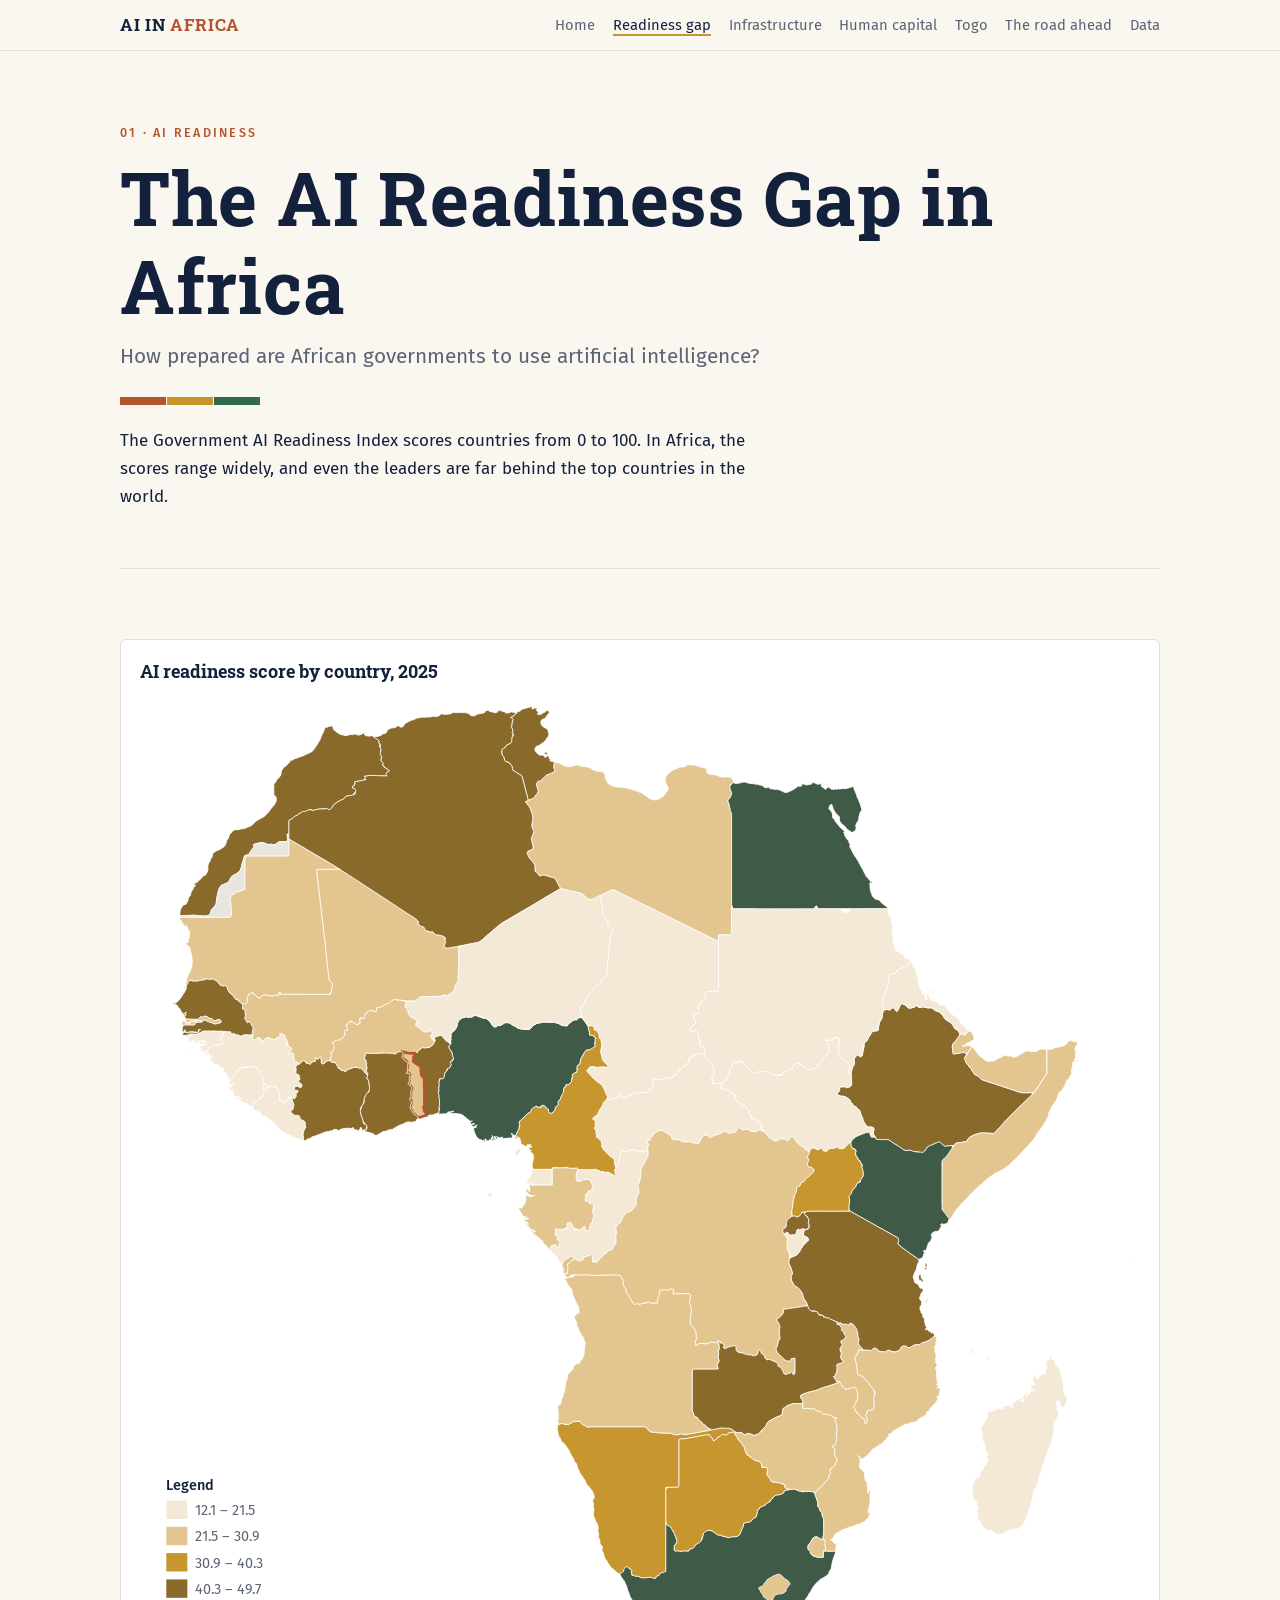
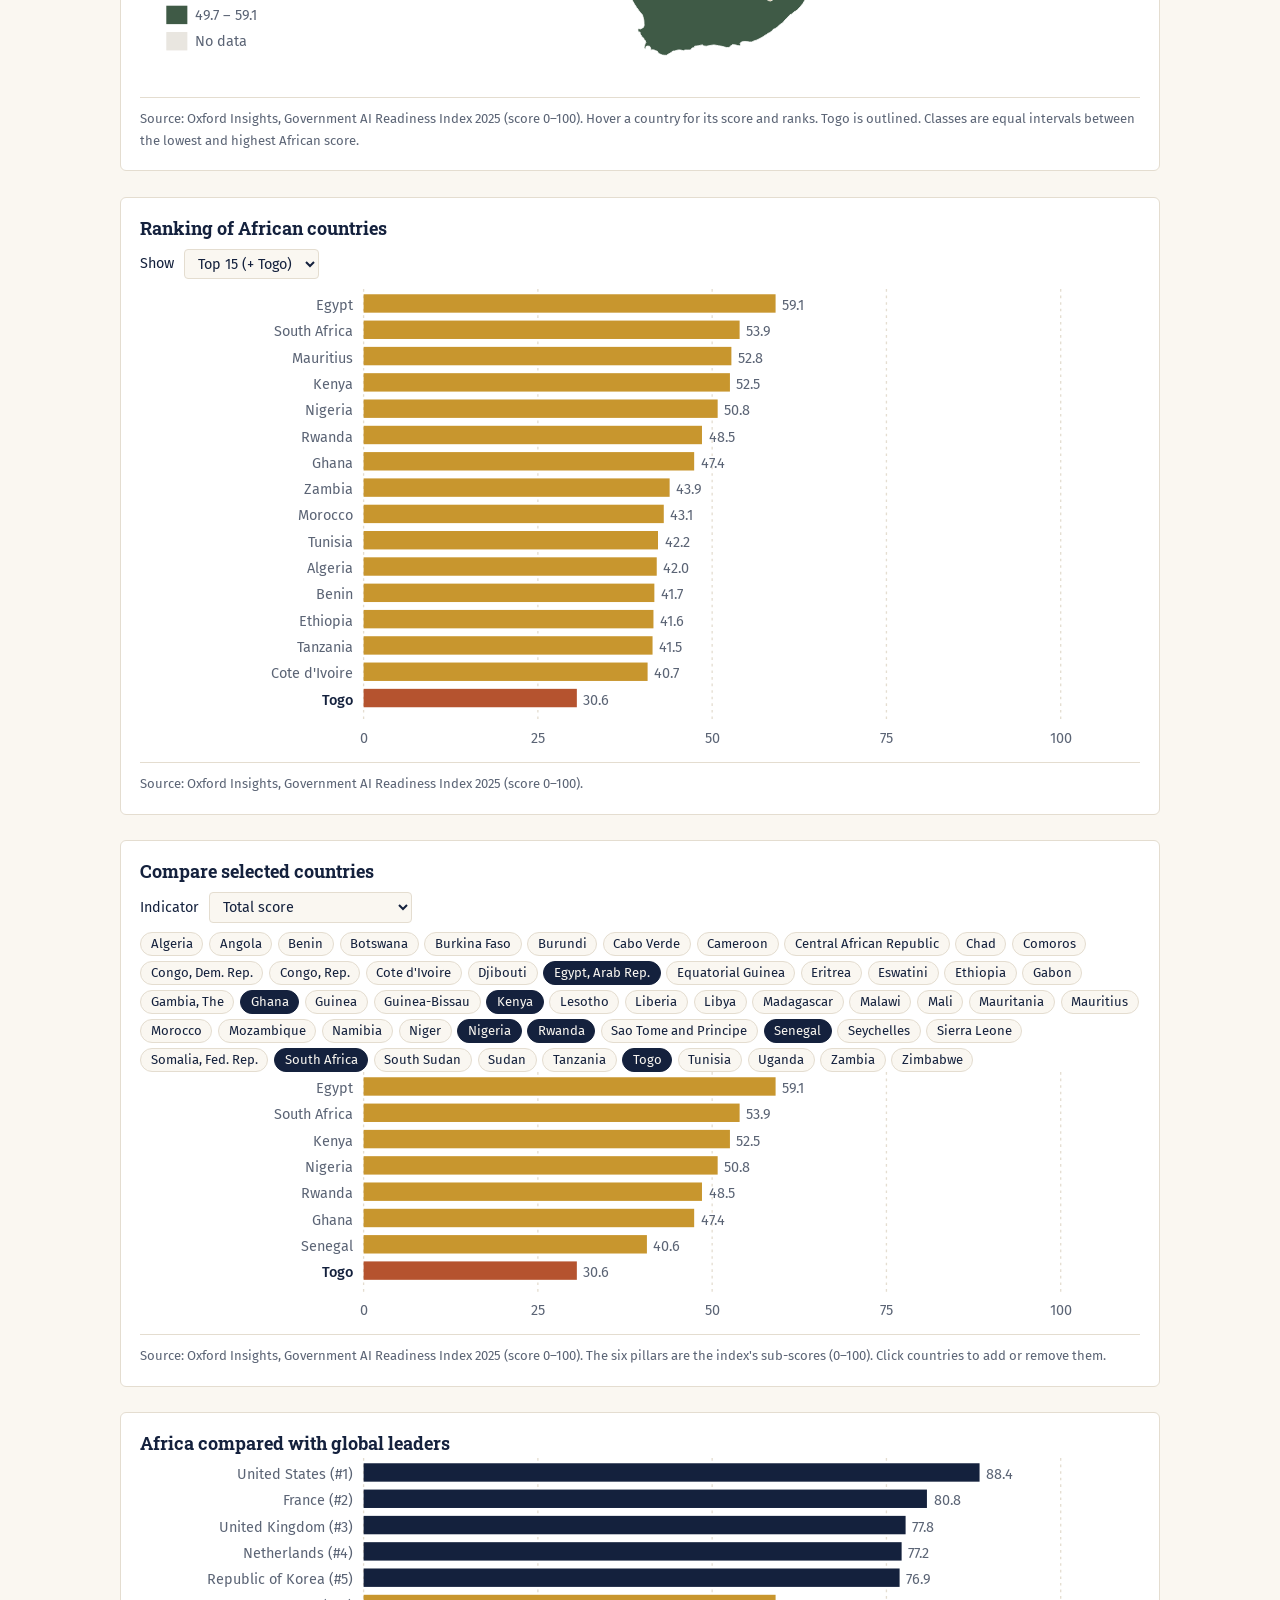
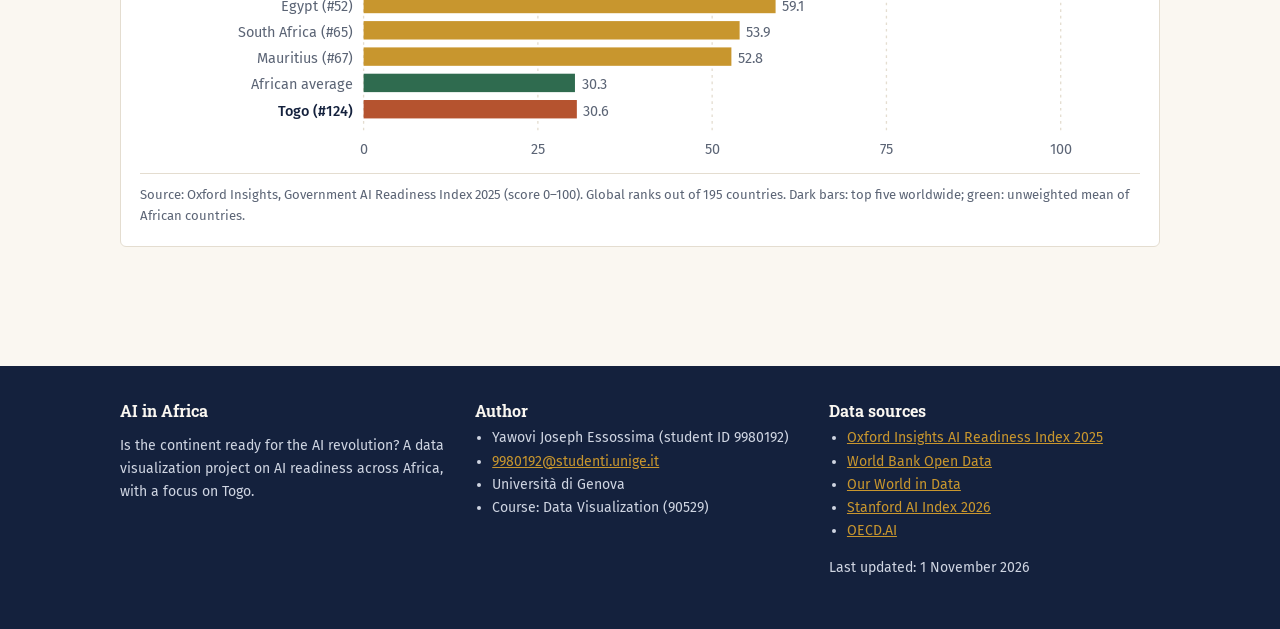
<file: pages/readiness.html>
<!DOCTYPE html>
<html lang="en" data-base="..">
<head>
<meta charset="utf-8">
<meta name="viewport" content="width=device-width, initial-scale=1">
<title>The AI Readiness Gap | AI in Africa</title>
<meta name="description" content="AI readiness scores across 54 African countries.">
<link rel="preconnect" href="https://fonts.googleapis.com">
<link rel="preconnect" href="https://fonts.gstatic.com" crossorigin>
<link rel="stylesheet" href="https://fonts.googleapis.com/css2?family=Fira+Sans:wght@400;500;700&amp;family=Roboto+Slab:wght@500;700&amp;display=swap">
<link rel="stylesheet" href="../css/style.css">
<script src="../js/charts.js" defer></script>
<script src="../js/pages.js" defer></script>
</head>
<body data-page="readiness">
<header class="site-header">
<nav class="nav" aria-label="Main">
<a class="brand" href="../index.html">AI IN <span>AFRICA</span></a>
<button class="nav-toggle" type="button" aria-expanded="false">Menu</button>
<ul><li><a href="../index.html">Home</a></li><li><a href="readiness.html" aria-current="page">Readiness gap</a></li><li><a href="infrastructure.html">Infrastructure</a></li><li><a href="skills.html">Human capital</a></li><li><a href="togo.html">Togo</a></li><li><a href="future.html">The road ahead</a></li><li><a href="data.html">Data</a></li></ul>
</nav>
</header>
<main>

<section class="hero"><p class="eyebrow">01 · AI readiness</p><h1>The AI Readiness Gap in Africa</h1><p class="lede">How prepared are African governments to use artificial intelligence?</p><svg class="stripe" viewBox="0 0 140 8" aria-hidden="true"><rect class="a" x="0" y="0" width="46" height="8"/><rect class="b" x="47" y="0" width="46" height="8"/><rect class="c" x="94" y="0" width="46" height="8"/></svg>
<p>The Government AI Readiness Index scores countries from 0 to 100. In Africa, the scores range widely, and even the leaders are far behind the top countries in the world.</p></section>
<section class="section">
<figure class="viz"><h3>AI readiness score by country, 2025</h3><div class="chart" id="map"></div><figcaption id="map-cap"></figcaption></figure>
<figure class="viz"><h3>Ranking of African countries</h3><div class="controls"><label for="rank-n">Show</label><select id="rank-n"><option value="15">Top 15 (+ Togo)</option><option value="all">All 54</option></select></div><div class="chart" id="rank"></div><figcaption id="rank-cap"></figcaption></figure>
<figure class="viz"><h3>Compare selected countries</h3><div class="controls"><label for="pillar">Indicator</label><select id="pillar"></select></div><div class="chips" id="compare-chips"></div><div class="chart" id="compare"></div><figcaption id="compare-cap"></figcaption></figure>
<figure class="viz"><h3>Africa compared with global leaders</h3><div class="chart" id="global"></div><figcaption id="global-cap"></figcaption></figure>
</section>
</main>
<footer class="site-footer">
<div class="inner">
<section><h3>AI in Africa</h3><p>Is the continent ready for the AI revolution? A data visualization project on AI readiness across Africa, with a focus on Togo.</p></section>
<section><h3>Author</h3><ul><li>Yawovi Joseph Essossima (student ID 9980192)</li><li><a href="mailto:9980192@studenti.unige.it">9980192@studenti.unige.it</a></li><li>Università di Genova</li><li>Course: Data Visualization (90529)</li></ul></section>
<section><h3>Data sources</h3><ul><li><a href="https://oxfordinsights.com/ai-readiness/government-ai-readiness-index-2025/">Oxford Insights AI Readiness Index 2025</a></li><li><a href="https://data.worldbank.org/">World Bank Open Data</a></li><li><a href="https://ourworldindata.org/artificial-intelligence">Our World in Data</a></li><li><a href="https://hai.stanford.edu/ai-index/2026-ai-index-report">Stanford AI Index 2026</a></li><li><a href="https://oecd.ai/en/">OECD.AI</a></li></ul><p>Last updated: 1 November 2026</p></section>
</div>
</footer>
</body>
</html>
</file>
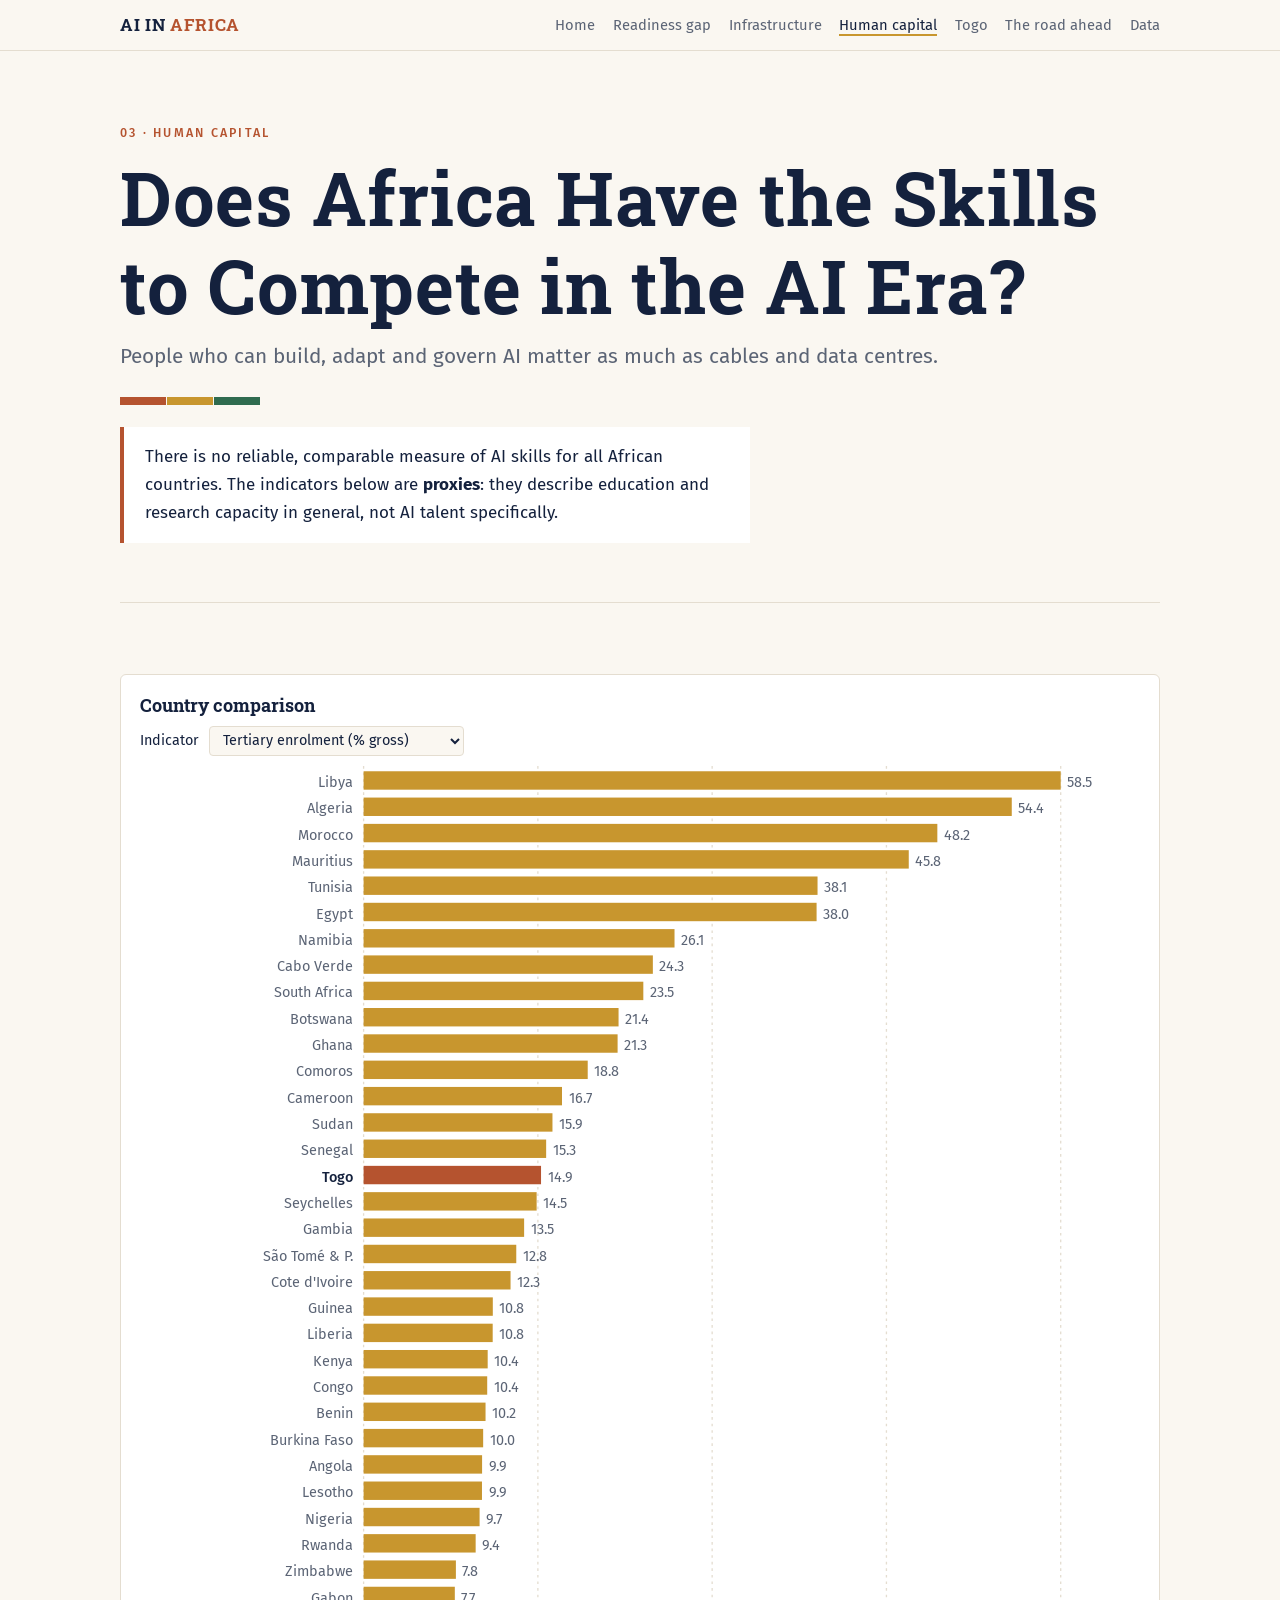
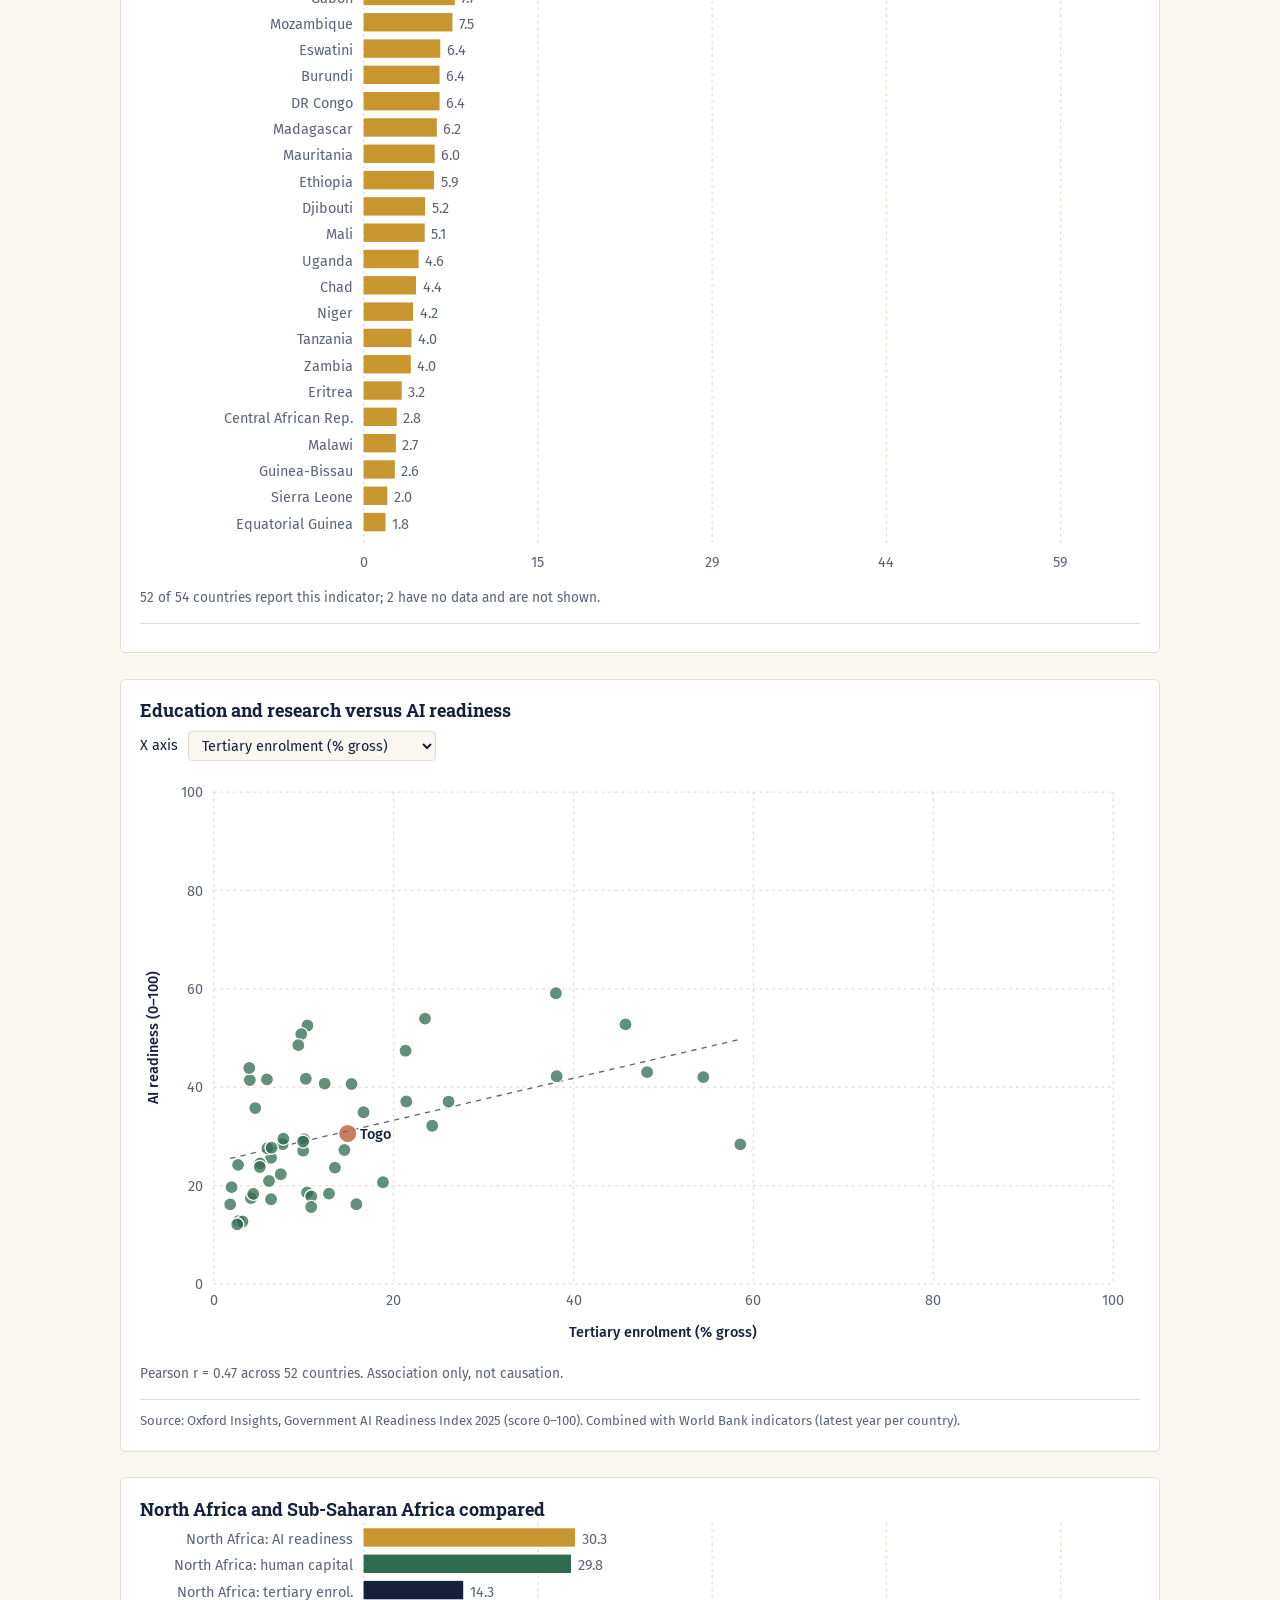
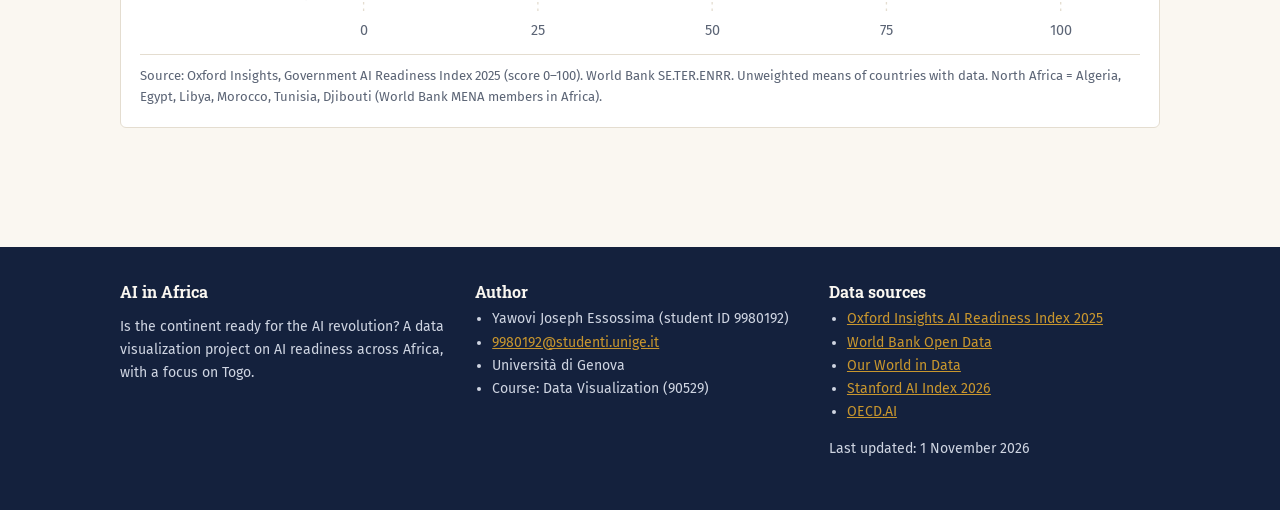
<file: pages/skills.html>
<!DOCTYPE html>
<html lang="en" data-base="..">
<head>
<meta charset="utf-8">
<meta name="viewport" content="width=device-width, initial-scale=1">
<title>The Human Capital Question | AI in Africa</title>
<meta name="description" content="Education, research and skills indicators as proxies for AI capacity in Africa.">
<link rel="preconnect" href="https://fonts.googleapis.com">
<link rel="preconnect" href="https://fonts.gstatic.com" crossorigin>
<link rel="stylesheet" href="https://fonts.googleapis.com/css2?family=Fira+Sans:wght@400;500;700&amp;family=Roboto+Slab:wght@500;700&amp;display=swap">
<link rel="stylesheet" href="../css/style.css">
<script src="../js/charts.js" defer></script>
<script src="../js/pages.js" defer></script>
</head>
<body data-page="skills">
<header class="site-header">
<nav class="nav" aria-label="Main">
<a class="brand" href="../index.html">AI IN <span>AFRICA</span></a>
<button class="nav-toggle" type="button" aria-expanded="false">Menu</button>
<ul><li><a href="../index.html">Home</a></li><li><a href="readiness.html">Readiness gap</a></li><li><a href="infrastructure.html">Infrastructure</a></li><li><a href="skills.html" aria-current="page">Human capital</a></li><li><a href="togo.html">Togo</a></li><li><a href="future.html">The road ahead</a></li><li><a href="data.html">Data</a></li></ul>
</nav>
</header>
<main>

<section class="hero"><p class="eyebrow">03 · Human capital</p><h1>Does Africa Have the Skills to Compete in the AI Era?</h1><p class="lede">People who can build, adapt and govern AI matter as much as cables and data centres.</p><svg class="stripe" viewBox="0 0 140 8" aria-hidden="true"><rect class="a" x="0" y="0" width="46" height="8"/><rect class="b" x="47" y="0" width="46" height="8"/><rect class="c" x="94" y="0" width="46" height="8"/></svg>
<p class="callout">There is no reliable, comparable measure of AI skills for all African countries. The indicators below are <strong>proxies</strong>: they describe education and research capacity in general, not AI talent specifically.</p></section>
<section class="section">
<figure class="viz"><h3>Country comparison</h3><div class="controls"><label for="hc-ind">Indicator</label><select id="hc-ind"><option value="tertiary">Tertiary enrolment (% gross)</option><option value="rd">R&amp;D expenditure (% of GDP)</option><option value="researchers">Researchers per million people</option><option value="ox_human_capital">Oxford: human capital sub-pillar</option></select></div><div class="chart" id="hc-bar"></div><p class="note" id="hc-missing"></p><figcaption id="hc-bar-cap"></figcaption></figure>
<figure class="viz"><h3>Education and research versus AI readiness</h3><div class="controls"><label for="hc-x">X axis</label><select id="hc-x"><option value="tertiary">Tertiary enrolment (% gross)</option><option value="rd">R&amp;D expenditure (% of GDP)</option><option value="researchers">Researchers per million people</option></select></div><div class="chart" id="hc-scatter"></div><p class="note" id="hc-corr"></p><figcaption id="hc-scatter-cap"></figcaption></figure>
<figure class="viz"><h3>North Africa and Sub-Saharan Africa compared</h3><div class="chart" id="region"></div><figcaption id="region-cap"></figcaption></figure>
</section>
</main>
<footer class="site-footer">
<div class="inner">
<section><h3>AI in Africa</h3><p>Is the continent ready for the AI revolution? A data visualization project on AI readiness across Africa, with a focus on Togo.</p></section>
<section><h3>Author</h3><ul><li>Yawovi Joseph Essossima (student ID 9980192)</li><li><a href="mailto:9980192@studenti.unige.it">9980192@studenti.unige.it</a></li><li>Università di Genova</li><li>Course: Data Visualization (90529)</li></ul></section>
<section><h3>Data sources</h3><ul><li><a href="https://oxfordinsights.com/ai-readiness/government-ai-readiness-index-2025/">Oxford Insights AI Readiness Index 2025</a></li><li><a href="https://data.worldbank.org/">World Bank Open Data</a></li><li><a href="https://ourworldindata.org/artificial-intelligence">Our World in Data</a></li><li><a href="https://hai.stanford.edu/ai-index/2026-ai-index-report">Stanford AI Index 2026</a></li><li><a href="https://oecd.ai/en/">OECD.AI</a></li></ul><p>Last updated: 1 November 2026</p></section>
</div>
</footer>
</body>
</html>
</file>
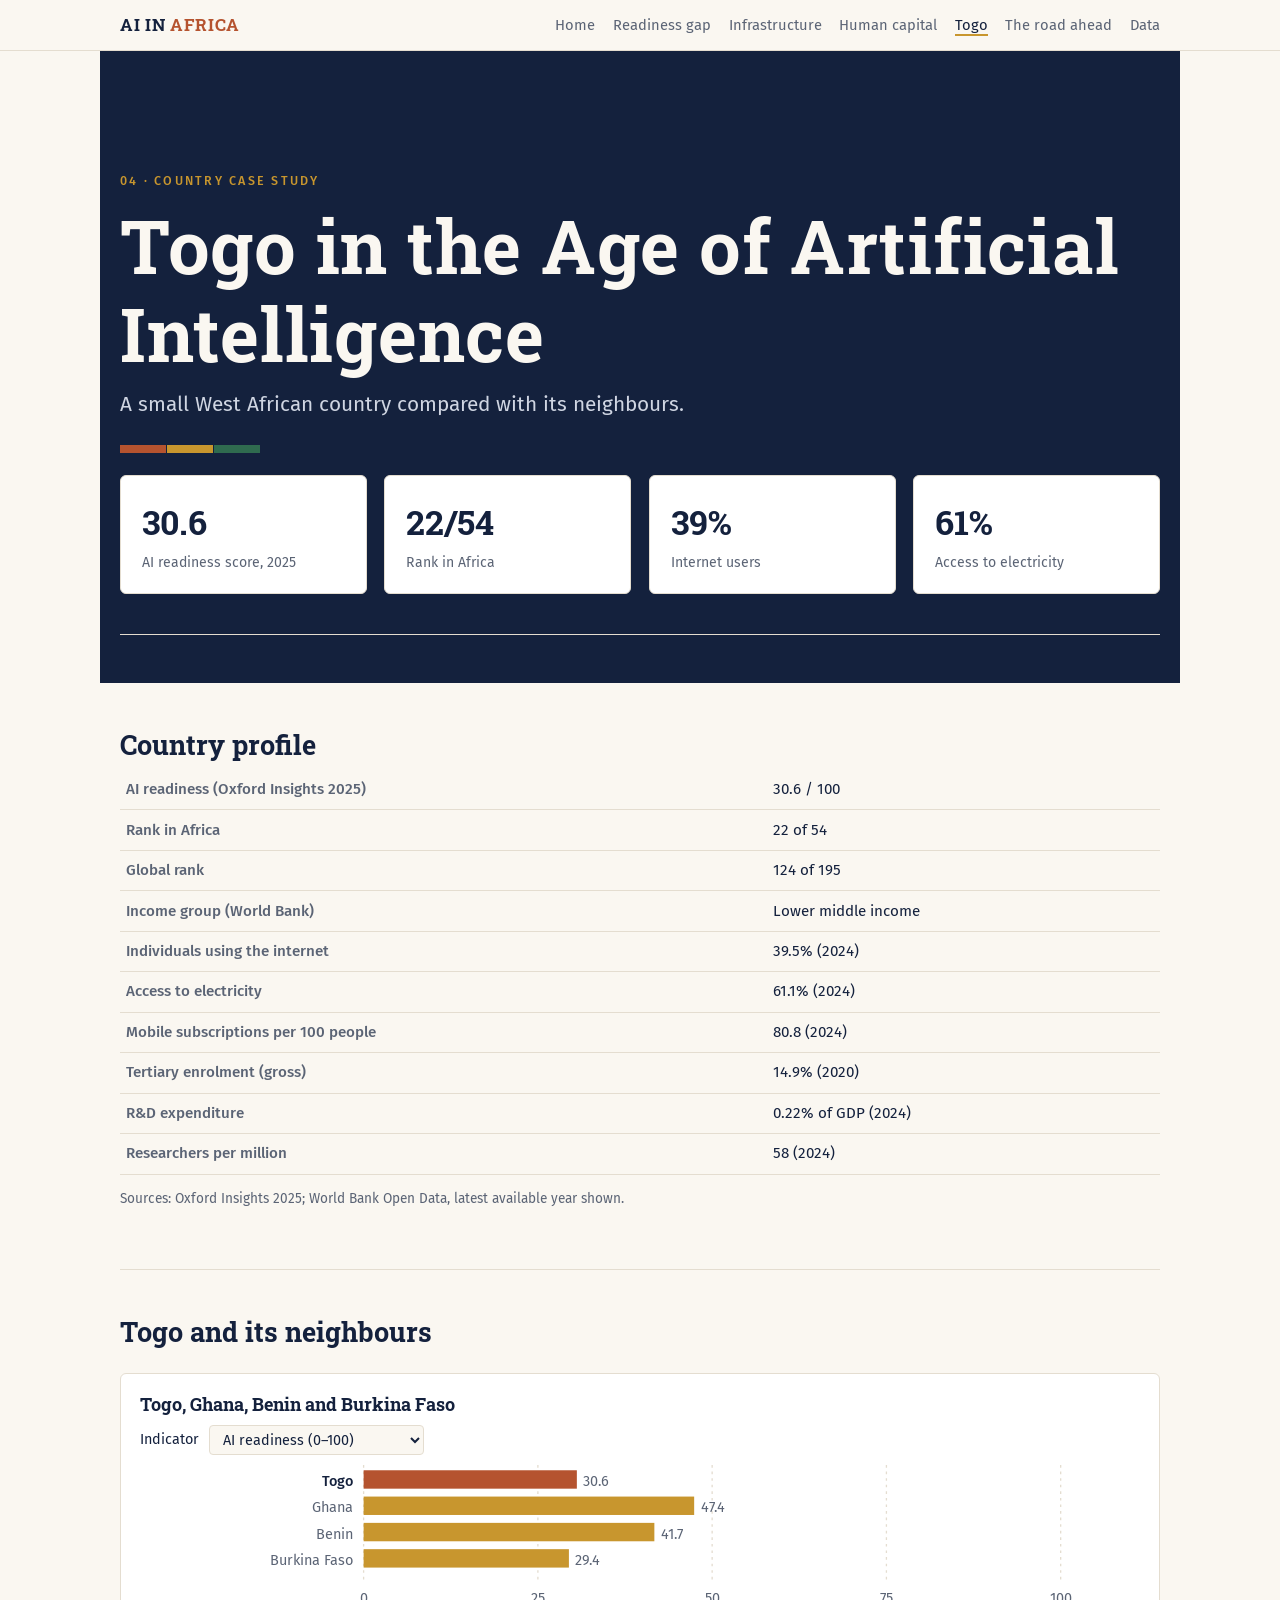
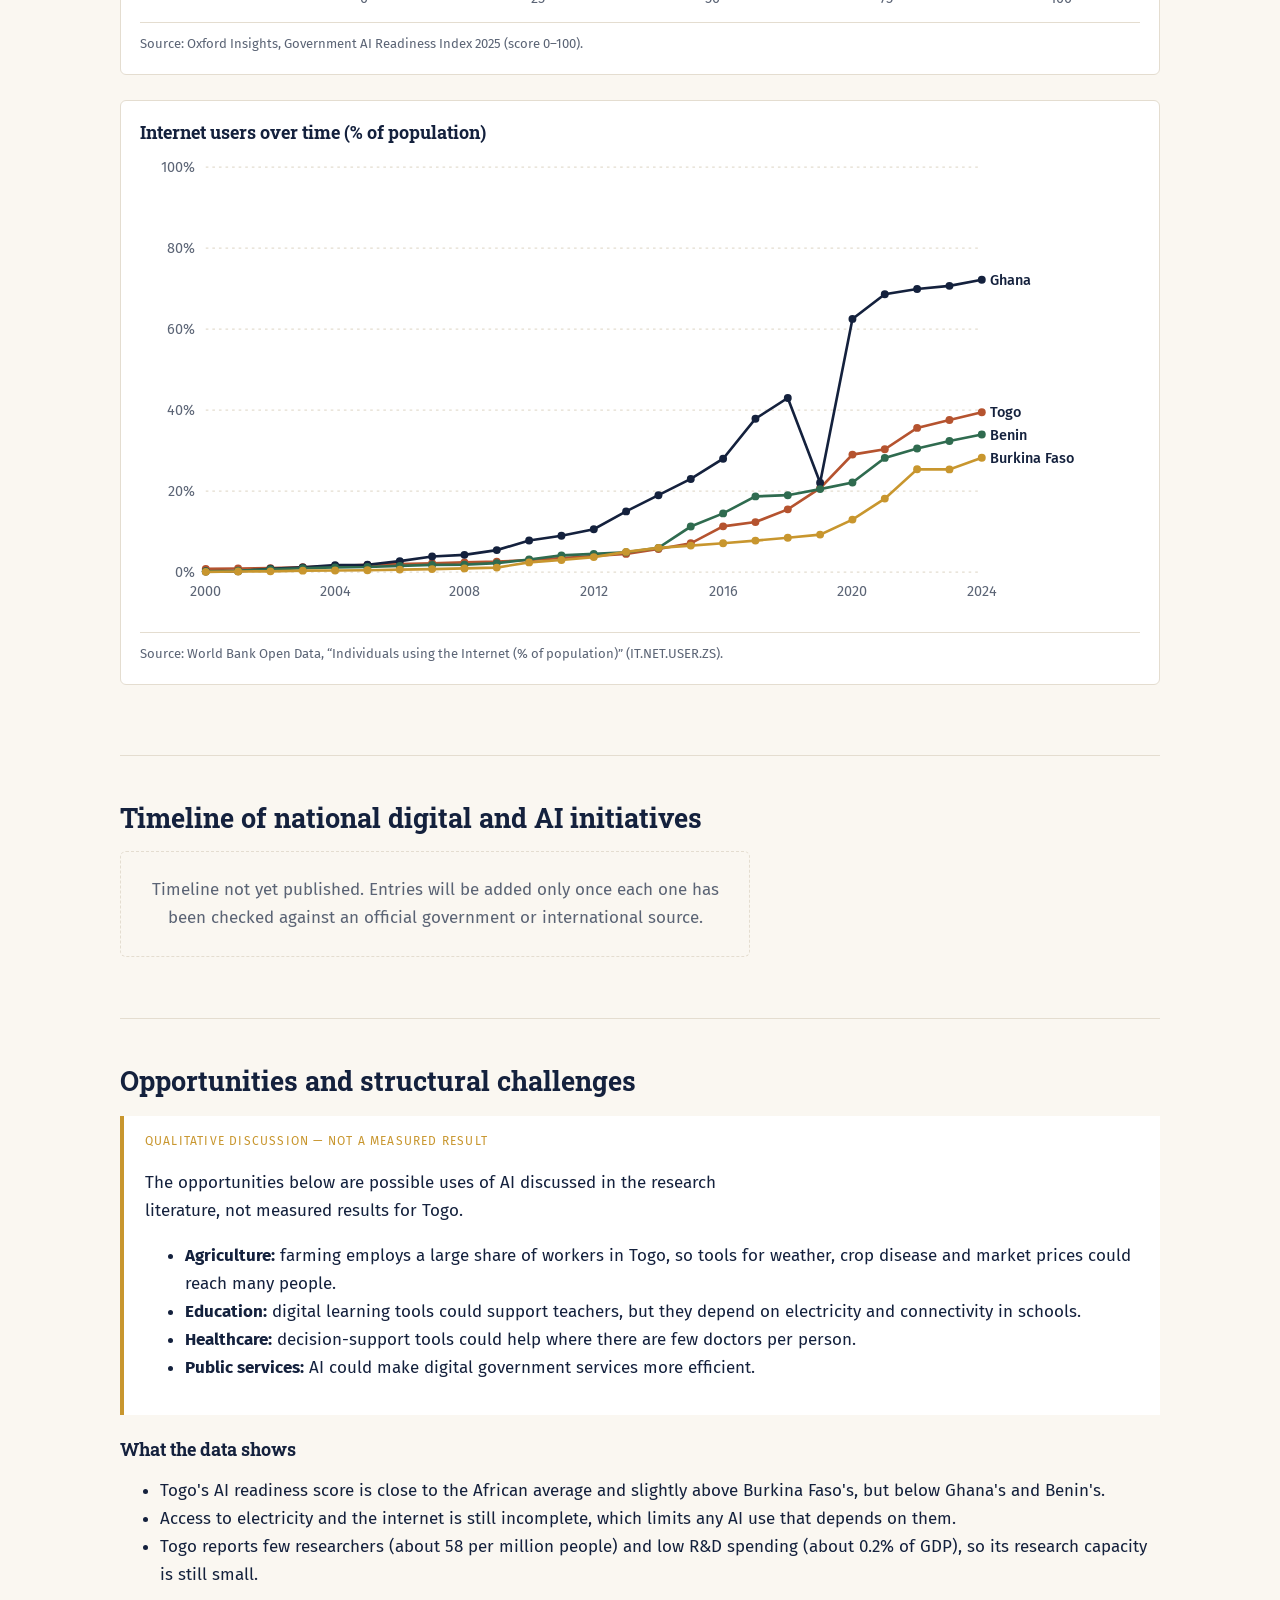
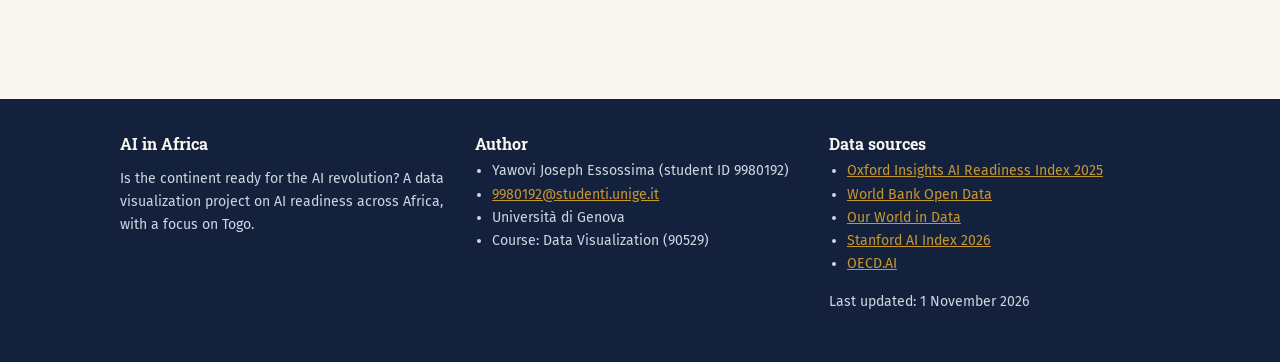
<file: pages/togo.html>
<!DOCTYPE html>
<html lang="en" data-base="..">
<head>
<meta charset="utf-8">
<meta name="viewport" content="width=device-width, initial-scale=1">
<title>Togo: A Country Case Study | AI in Africa</title>
<meta name="description" content="Togo's AI readiness, infrastructure and skills compared with Ghana, Benin and Burkina Faso.">
<link rel="preconnect" href="https://fonts.googleapis.com">
<link rel="preconnect" href="https://fonts.gstatic.com" crossorigin>
<link rel="stylesheet" href="https://fonts.googleapis.com/css2?family=Fira+Sans:wght@400;500;700&amp;family=Roboto+Slab:wght@500;700&amp;display=swap">
<link rel="stylesheet" href="../css/style.css">
<script src="../js/charts.js" defer></script>
<script src="../js/pages.js" defer></script>
</head>
<body data-page="togo">
<header class="site-header">
<nav class="nav" aria-label="Main">
<a class="brand" href="../index.html">AI IN <span>AFRICA</span></a>
<button class="nav-toggle" type="button" aria-expanded="false">Menu</button>
<ul><li><a href="../index.html">Home</a></li><li><a href="readiness.html">Readiness gap</a></li><li><a href="infrastructure.html">Infrastructure</a></li><li><a href="skills.html">Human capital</a></li><li><a href="togo.html" aria-current="page">Togo</a></li><li><a href="future.html">The road ahead</a></li><li><a href="data.html">Data</a></li></ul>
</nav>
</header>
<main>

<div class="togo-band"><section class="hero"><p class="eyebrow">04 · Country case study</p><h1>Togo in the Age of Artificial Intelligence</h1><p class="lede">A small West African country compared with its neighbours.</p><svg class="stripe" viewBox="0 0 140 8" aria-hidden="true"><rect class="a" x="0" y="0" width="46" height="8"/><rect class="b" x="47" y="0" width="46" height="8"/><rect class="c" x="94" y="0" width="46" height="8"/></svg>
<div class="grid"><article class="card"><p class="kpi" id="t-score">–</p><p class="kpi-label">AI readiness score, 2025</p></article><article class="card"><p class="kpi" id="t-rank">–</p><p class="kpi-label">Rank in Africa</p></article><article class="card"><p class="kpi" id="t-net">–</p><p class="kpi-label">Internet users</p></article><article class="card"><p class="kpi" id="t-elec">–</p><p class="kpi-label">Access to electricity</p></article></div></section></div>
<section class="section"><h2>Country profile</h2><table class="profile"><tbody id="profile"></tbody></table><p class="note">Sources: Oxford Insights 2025; World Bank Open Data, latest available year shown.</p></section>
<section class="section"><h2>Togo and its neighbours</h2>
<figure class="viz"><h3>Togo, Ghana, Benin and Burkina Faso</h3><div class="controls"><label for="t-ind">Indicator</label><select id="t-ind"></select></div><div class="chart" id="t-compare"></div><figcaption id="t-compare-cap"></figcaption></figure>
<figure class="viz"><h3>Internet users over time (% of population)</h3><div class="chart" id="t-lines"></div><figcaption id="t-lines-cap"></figcaption></figure>
</section>
<section class="section"><h2>Timeline of national digital and AI initiatives</h2>
<p class="unavailable">Timeline not yet published. Entries will be added only once each one has been checked against an official government or international source.</p></section>
<section class="section"><h2>Opportunities and structural challenges</h2>
<div class="callout qual"><p>The opportunities below are possible uses of AI discussed in the research literature, not measured results for Togo.</p>
<ul><li><strong>Agriculture:</strong> farming employs a large share of workers in Togo, so tools for weather, crop disease and market prices could reach many people.</li><li><strong>Education:</strong> digital learning tools could support teachers, but they depend on electricity and connectivity in schools.</li><li><strong>Healthcare:</strong> decision-support tools could help where there are few doctors per person.</li><li><strong>Public services:</strong> AI could make digital government services more efficient.</li></ul></div>
<h3>What the data shows</h3>
<ul><li>Togo's AI readiness score is close to the African average and slightly above Burkina Faso's, but below Ghana's and Benin's.</li><li>Access to electricity and the internet is still incomplete, which limits any AI use that depends on them.</li><li>Togo reports few researchers (about 58 per million people) and low R&amp;D spending (about 0.2% of GDP), so its research capacity is still small.</li></ul>
</section>
</main>
<footer class="site-footer">
<div class="inner">
<section><h3>AI in Africa</h3><p>Is the continent ready for the AI revolution? A data visualization project on AI readiness across Africa, with a focus on Togo.</p></section>
<section><h3>Author</h3><ul><li>Yawovi Joseph Essossima (student ID 9980192)</li><li><a href="mailto:9980192@studenti.unige.it">9980192@studenti.unige.it</a></li><li>Università di Genova</li><li>Course: Data Visualization (90529)</li></ul></section>
<section><h3>Data sources</h3><ul><li><a href="https://oxfordinsights.com/ai-readiness/government-ai-readiness-index-2025/">Oxford Insights AI Readiness Index 2025</a></li><li><a href="https://data.worldbank.org/">World Bank Open Data</a></li><li><a href="https://ourworldindata.org/artificial-intelligence">Our World in Data</a></li><li><a href="https://hai.stanford.edu/ai-index/2026-ai-index-report">Stanford AI Index 2026</a></li><li><a href="https://oecd.ai/en/">OECD.AI</a></li></ul><p>Last updated: 1 November 2026</p></section>
</div>
</footer>
</body>
</html>
</file>
<file: css/style.css>
:root {
  --paper: #faf7f1;
  --card: #ffffff;
  --ink: #14213d;
  --muted: #5b6475;
  --line: #e4ddd0;
  --terracotta: #b5532f;
  --gold: #c8962e;
  --green: #2f6b4f;
  --togo: #b5532f;
  --q1: #f3e9d6; --q2: #e3c58f; --q3: #c8962e; --q4: #8a6a2a; --q5: #3f5a46;
  --nodata: #e9e6e0;
  --maxw: 1080px;
}
* { box-sizing: border-box; }
html { scroll-behavior: smooth; }
body { margin: 0; background: var(--paper); color: var(--ink); font-family: "Fira Sans", system-ui, sans-serif; font-size: 17px; line-height: 1.65; }
h1, h2, h3 { font-family: "Roboto Slab", Georgia, serif; line-height: 1.2; color: var(--ink); }
h2 { font-size: 1.7rem; margin: 0 0 .6rem; }
h3 { font-size: 1.15rem; margin: 1.4rem 0 .4rem; }
a { color: var(--terracotta); }
p { max-width: 70ch; }

/* nav */
.site-header { position: sticky; top: 0; z-index: 10; background: var(--paper); border-bottom: 1px solid var(--line); }
.nav { max-width: var(--maxw); margin: 0 auto; display: flex; align-items: center; justify-content: space-between; padding: .7rem 1.25rem; gap: 1rem; }
.brand { font-family: "Roboto Slab", serif; font-weight: 700; text-decoration: none; color: var(--ink); letter-spacing: .04em; }
.brand span { color: var(--terracotta); }
.nav ul { list-style: none; display: flex; flex-wrap: wrap; gap: .2rem 1.1rem; margin: 0; padding: 0; font-size: .92rem; }
.nav ul a { color: var(--muted); text-decoration: none; }
.nav ul a:hover, .nav ul a[aria-current="page"] { color: var(--ink); border-bottom: 2px solid var(--gold); }
.nav-toggle { display: none; background: none; border: 1px solid var(--line); border-radius: 4px; padding: .3rem .6rem; font: inherit; color: var(--ink); }
@media (max-width: 820px) {
  .nav-toggle { display: block; }
  .nav { flex-wrap: wrap; }
  .nav ul { display: none; width: 100%; flex-direction: column; padding-bottom: .5rem; }
  .nav ul.open { display: flex; }
}

/* layout */
main { max-width: var(--maxw); margin: 0 auto; padding: 0 1.25rem 3rem; }
.hero { padding: 4.5rem 0 2.5rem; border-bottom: 1px solid var(--line); }
.eyebrow { text-transform: uppercase; letter-spacing: .18em; font-size: .78rem; color: var(--terracotta); font-weight: 500; margin: 0 0 .6rem; }
.hero h1 { font-size: clamp(2.6rem, 7vw, 4.6rem); margin: 0; letter-spacing: .01em; }
.hero .lede { font-size: 1.3rem; color: var(--muted); margin: .6rem 0 0; }
.stripe { display: block; width: 140px; height: 8px; margin: 1.4rem 0; }
.stripe .a { fill: var(--terracotta); } .stripe .b { fill: var(--gold); } .stripe .c { fill: var(--green); }
.section { padding: 2.8rem 0; border-bottom: 1px solid var(--line); }
.section:last-child { border-bottom: 0; }
.grid { display: grid; gap: 1.1rem; grid-template-columns: repeat(auto-fit, minmax(240px, 1fr)); }
.card { background: var(--card); border: 1px solid var(--line); border-radius: 6px; padding: 1.2rem 1.3rem; }
.card h3 { margin-top: 0; }
a.card { text-decoration: none; color: inherit; display: block; transition: border-color .15s; }
a.card:hover { border-color: var(--gold); }
.card .num { font-family: "Roboto Slab", serif; color: var(--gold); font-size: .9rem; }
.kpi { font-family: "Roboto Slab", serif; font-size: 2.1rem; font-weight: 700; margin: 0; color: var(--ink); }
.kpi-label { color: var(--muted); font-size: .88rem; margin: 0; }
.note { font-size: .85rem; color: var(--muted); }
.callout { border-left: 4px solid var(--terracotta); background: var(--card); padding: 1rem 1.3rem; margin: 1.2rem 0; }
.qual { border-left-color: var(--gold); }
.qual::before { content: "Qualitative discussion — not a measured result"; display: block; font-size: .75rem; text-transform: uppercase; letter-spacing: .1em; color: var(--gold); margin-bottom: .3rem; }
.togo-band { background: var(--ink); color: var(--paper); margin: 0 -1.25rem; padding: 3rem 1.25rem; }
.togo-band h1, .togo-band h2, .togo-band h3 { color: var(--paper); }
.togo-band .eyebrow { color: var(--gold); }
.togo-band .lede { color: #cfd5e2; }

/* figures */
figure.viz { margin: 1.6rem 0; background: var(--card); border: 1px solid var(--line); border-radius: 6px; padding: 1.2rem; }
figure.viz h3 { margin: 0 0 .2rem; }
figcaption { font-size: .82rem; color: var(--muted); margin-top: .8rem; border-top: 1px solid var(--line); padding-top: .6rem; }
.controls { display: flex; flex-wrap: wrap; gap: .6rem; align-items: center; margin: .6rem 0; font-size: .9rem; }
.controls select, .controls button { font: inherit; padding: .3rem .6rem; border: 1px solid var(--line); border-radius: 4px; background: var(--paper); color: var(--ink); cursor: pointer; }
.chips { display: flex; flex-wrap: wrap; gap: .35rem; }
.chip { font-size: .82rem; padding: .2rem .6rem; border: 1px solid var(--line); border-radius: 999px; background: var(--paper); cursor: pointer; font-family: inherit; color: var(--ink); }
.chip[aria-pressed="true"] { background: var(--ink); color: var(--paper); border-color: var(--ink); }
.chart { width: 100%; overflow-x: auto; }
.chart svg { display: block; width: 100%; height: auto; }
.unavailable { padding: 1.5rem; text-align: center; color: var(--muted); border: 1px dashed var(--line); border-radius: 6px; }

/* svg styling via selectors */
svg text { font-family: "Fira Sans", sans-serif; font-size: 11px; fill: var(--muted); }
svg .axis line, svg .axis path { stroke: var(--line); }
svg .grid line { stroke: var(--line); stroke-dasharray: 2 3; }
svg .label-strong { fill: var(--ink); font-weight: 500; }
svg .bar { fill: var(--gold); }
svg .bar.togo, svg .dot.togo { fill: var(--togo); }
svg .bar.leader { fill: var(--ink); }
svg .bar.africa-avg { fill: var(--green); }
svg .bar:hover, svg .dot:hover { opacity: .75; }
svg .dot { fill: var(--green); fill-opacity: .75; stroke: var(--card); stroke-width: 1; }
svg .trend { stroke: var(--muted); stroke-dasharray: 4 4; fill: none; }
svg .line { fill: none; stroke-width: 2; }
svg .country { stroke: var(--card); stroke-width: .6; cursor: pointer; }
svg .country:hover { stroke: var(--ink); stroke-width: 1.4; }
svg .country.q0 { fill: var(--nodata); } svg .country.q1 { fill: var(--q1); } svg .country.q2 { fill: var(--q2); }
svg .country.q3 { fill: var(--q3); } svg .country.q4 { fill: var(--q4); } svg .country.q5 { fill: var(--q5); }
svg .country.togo { stroke: var(--terracotta); stroke-width: 2; }
svg .legend-q0 { fill: var(--nodata); } svg .legend-q1 { fill: var(--q1); } svg .legend-q2 { fill: var(--q2); }
svg .legend-q3 { fill: var(--q3); } svg .legend-q4 { fill: var(--q4); } svg .legend-q5 { fill: var(--q5); }
svg .s0 { stroke: var(--terracotta); } svg .s1 { stroke: var(--ink); } svg .s2 { stroke: var(--green); } svg .s3 { stroke: var(--gold); } svg .s4 { stroke: #7a8aa8; }
svg .f0 { fill: var(--terracotta); } svg .f1 { fill: var(--ink); } svg .f2 { fill: var(--green); } svg .f3 { fill: var(--gold); } svg .f4 { fill: #7a8aa8; }

.tooltip { position: fixed; pointer-events: none; background: var(--ink); color: var(--paper); font-size: .82rem; padding: .45rem .65rem; border-radius: 4px; max-width: 240px; line-height: 1.4; opacity: 0; transition: opacity .1s; z-index: 50; }
.tooltip.show { opacity: 1; }
.tooltip strong { color: var(--gold); }

table.profile { width: 100%; border-collapse: collapse; font-size: .95rem; }
table.profile th, table.profile td { text-align: left; padding: .45rem .4rem; border-bottom: 1px solid var(--line); }
table.profile th { font-weight: 500; color: var(--muted); }

.site-footer { background: var(--ink); color: #cfd5e2; font-size: .88rem; }
.site-footer .inner { max-width: var(--maxw); margin: 0 auto; padding: 2.2rem 1.25rem; display: grid; gap: 1.5rem; grid-template-columns: repeat(auto-fit, minmax(220px, 1fr)); }
.site-footer h3 { color: var(--paper); font-size: 1rem; margin: 0 0 .4rem; }
.site-footer a { color: var(--gold); }
.site-footer ul { margin: 0; padding-left: 1.1rem; }

/* Data page */
.btn { display: inline-block; padding: .45rem .9rem; border: 1px solid var(--gold); border-radius: 4px; color: var(--gold); text-decoration: none; font-weight: 500; font-size: .9rem; transition: background .15s, color .15s; }
.btn:hover { background: var(--gold); color: var(--bg, #fff); }
.data-table { width: 100%; border-collapse: collapse; font-size: .92rem; }
.data-table th, .data-table td { text-align: left; padding: .5rem .6rem; border-bottom: 1px solid var(--line); vertical-align: top; }
.data-table thead th { font-family: "Roboto Slab", serif; border-bottom-width: 2px; }
.data-table td:first-child { font-family: monospace; font-size: .85rem; white-space: nowrap; }

/* Clickable cards on the home page */
a.card { cursor: pointer; padding-bottom: 2.6rem; transition: border-color .15s, transform .15s, box-shadow .15s; }
a.card::after { content: "View \2192"; position: absolute; right: 1.3rem; bottom: 1rem; font-size: .8rem; font-weight: 500; color: var(--gold); opacity: .55; transition: opacity .15s; }
a.card { position: relative; }
a.card:hover, a.card:focus-visible { border-color: var(--gold); transform: translateY(-3px); box-shadow: 0 8px 18px rgba(0,0,0,.09); }
a.card:hover::after, a.card:focus-visible::after { opacity: 1; }
a.card:focus-visible { outline: 2px solid var(--gold); outline-offset: 2px; }
a.card:hover h3, a.card:focus-visible h3 { color: var(--gold); }
</file>
